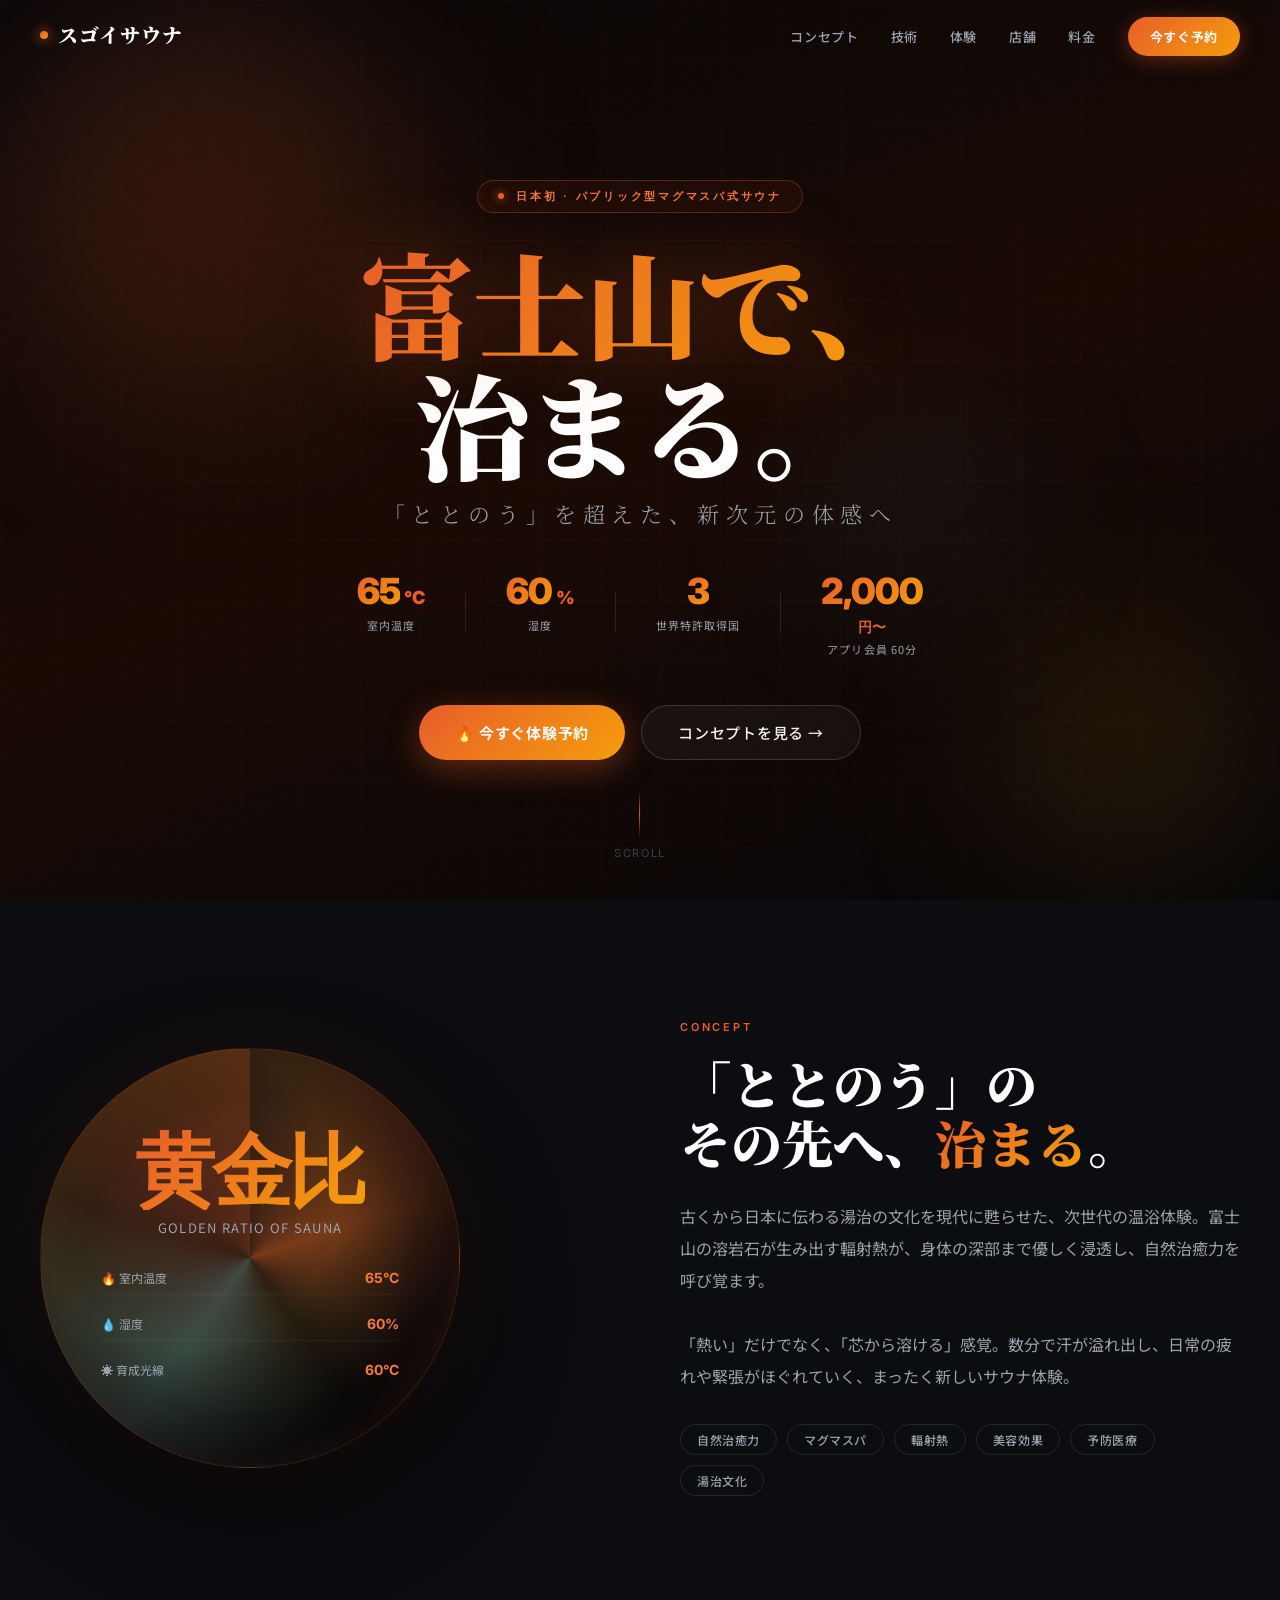
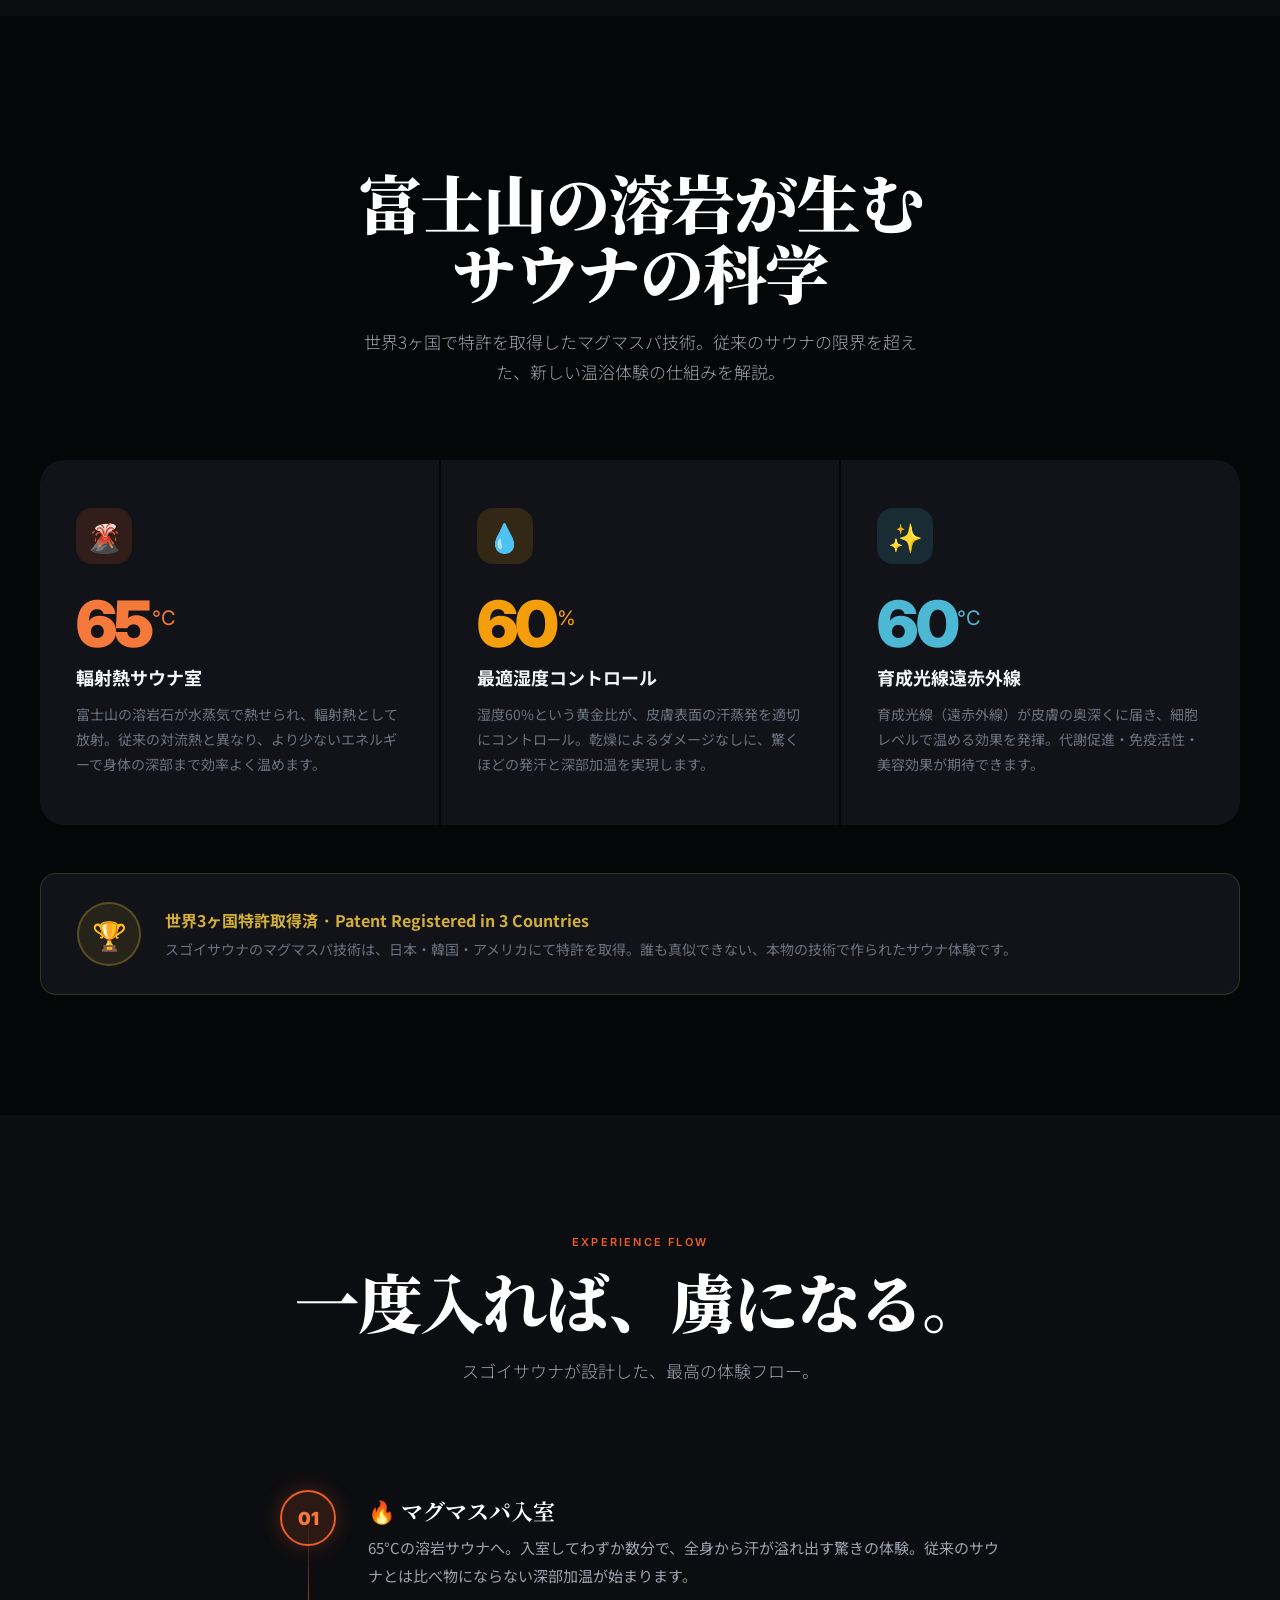
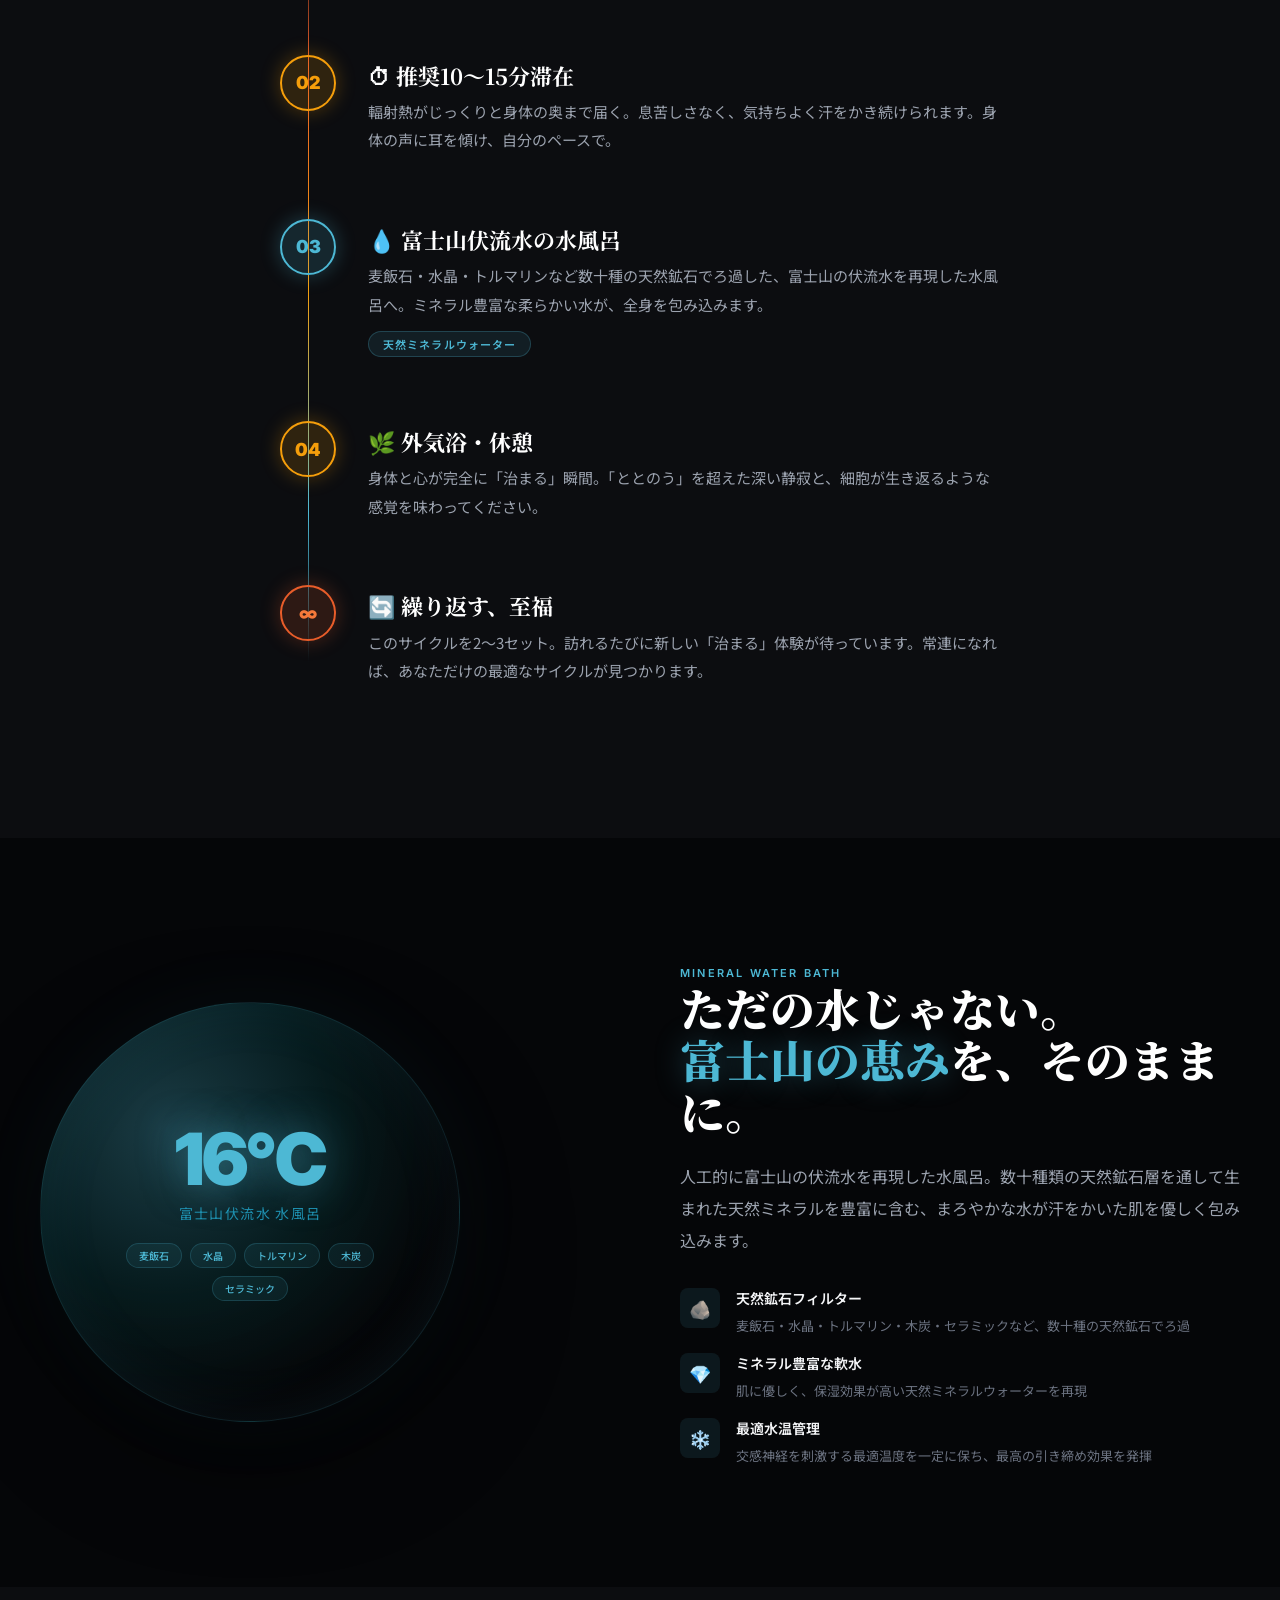
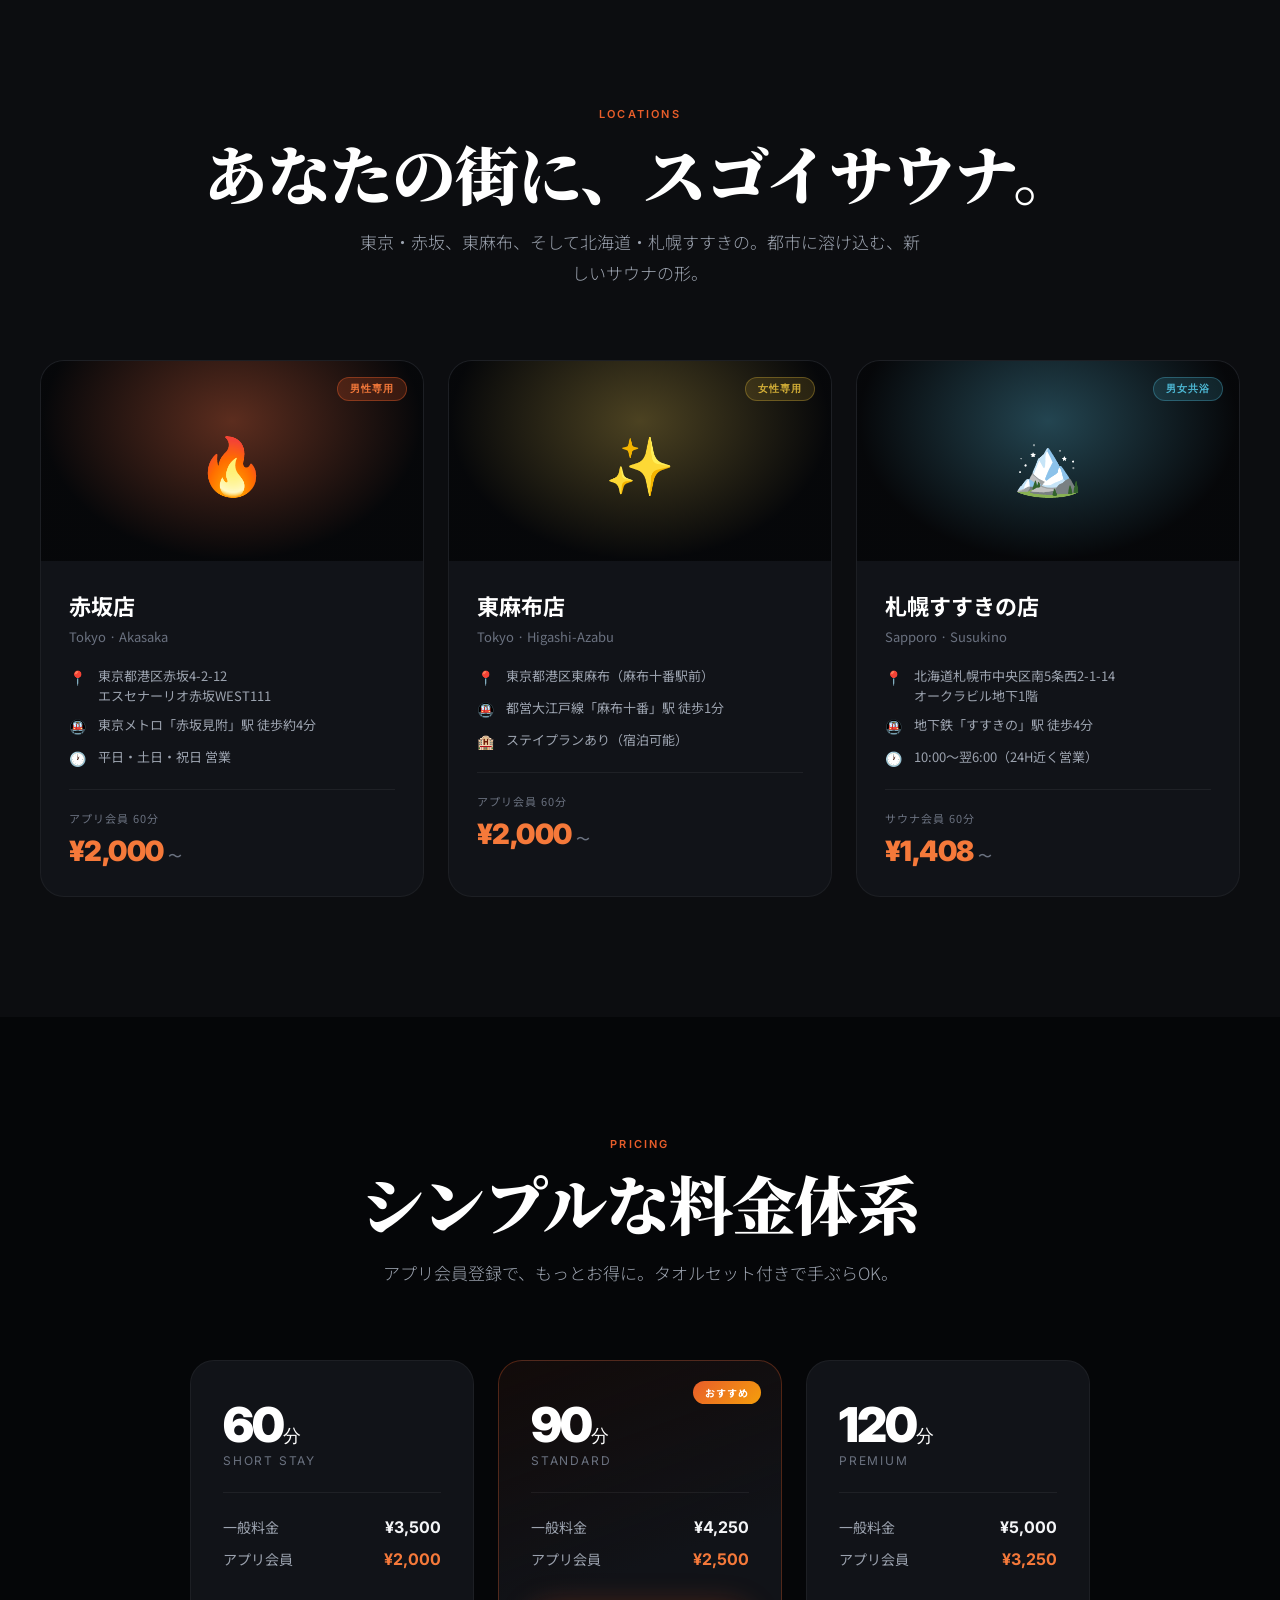
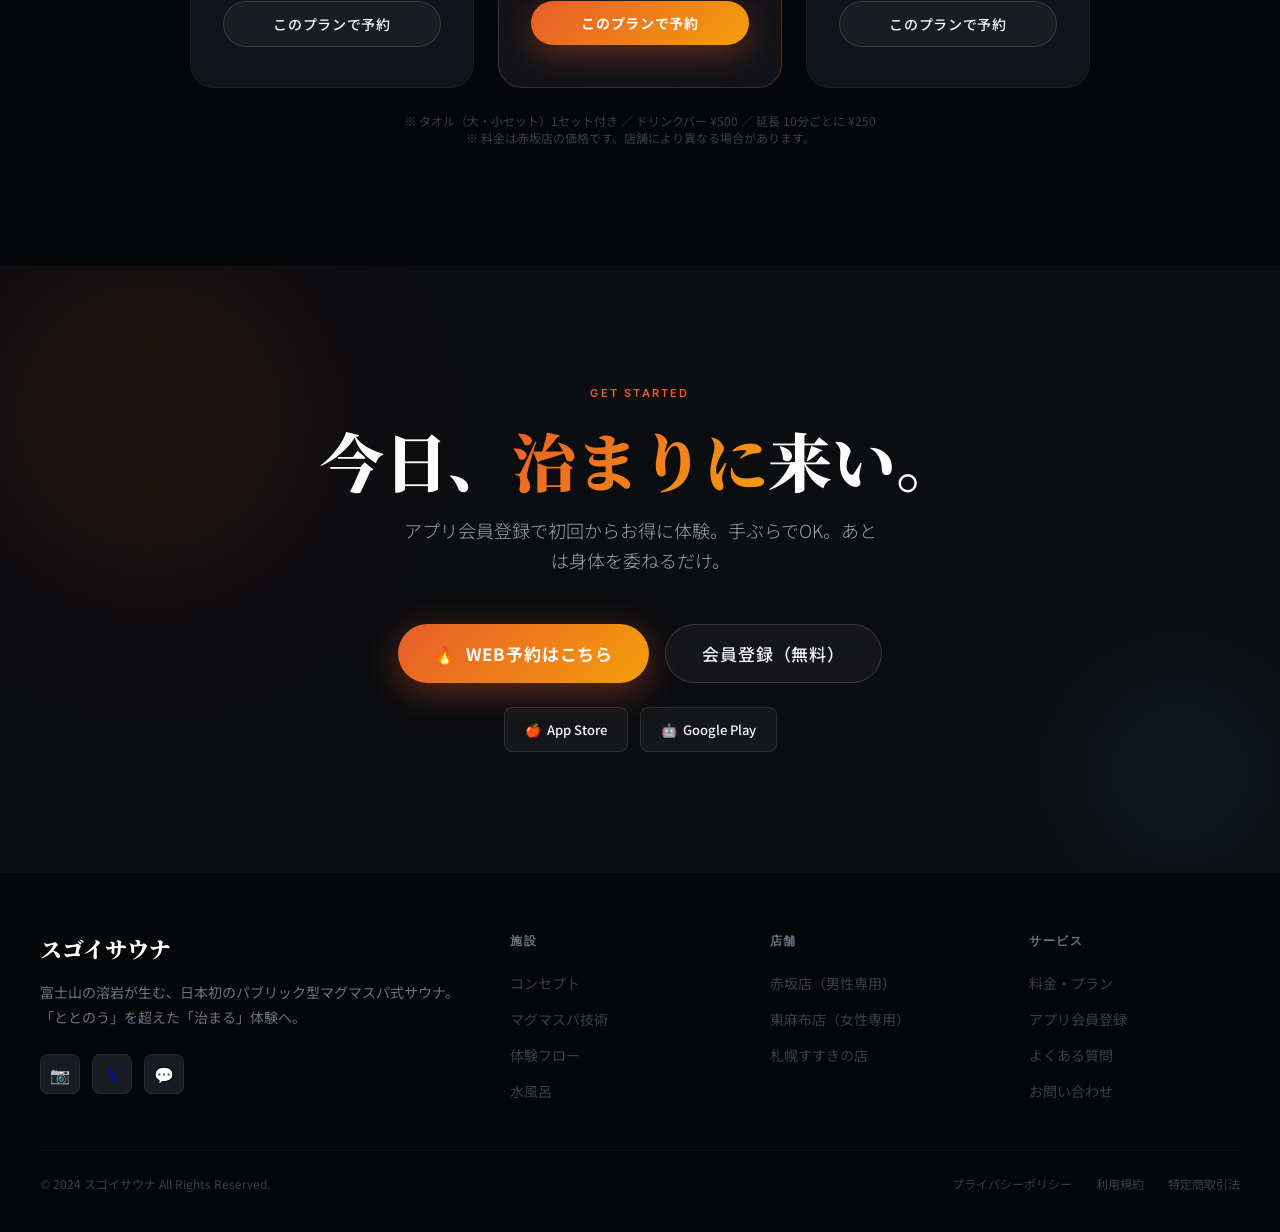
<file: index.html>
<!DOCTYPE html>
<html lang="ja">
<head>
  <meta charset="UTF-8">
  <meta name="viewport" content="width=device-width, initial-scale=1.0">
  <title>スゴイサウナ — 富士山で、治まる。</title>
  <meta name="description" content="日本初のパブリック型マグマスパ式サウナ。富士山の溶岩が生む黄金比65°C×60%×60°C。「ととのう」を超えた、本当の「治まる」体験へ。">
  <link rel="preconnect" href="https://fonts.googleapis.com">
  <link rel="preconnect" href="https://fonts.gstatic.com" crossorigin>
  <link href="https://fonts.googleapis.com/css2?family=Noto+Serif+JP:wght@300;400;700;900&family=Noto+Sans+JP:wght@300;400;500;700&family=Inter:wght@300;400;600;700;900&display=swap" rel="stylesheet">
  <style>
    /* ===================== RESET & BASE ===================== */
    *, *::before, *::after { box-sizing: border-box; margin: 0; padding: 0; }

    :root {
      --black:       #050608;
      --dark:        #0c0d10;
      --dark2:       #111318;
      --dark3:       #181b22;
      --coal:        #252830;
      --ash:         #3a3e4a;
      --mist:        #6b7280;
      --fog:         #9ca3af;
      --white:       #f4f5f7;
      --pure:        #ffffff;

      --lava:        #e85d2a;
      --lava-light:  #f5793a;
      --ember:       #c4421a;
      --amber:       #f59e0b;
      --gold:        #d4af37;
      --gold-light:  #f0d060;

      --ice:         #a8d8ea;
      --aqua:        #4db8d4;
      --aqua-deep:   #1e90b0;
      --teal:        #0f7173;

      --grad-fire:   linear-gradient(135deg, #e85d2a 0%, #f59e0b 100%);
      --grad-ice:    linear-gradient(135deg, #0f7173 0%, #4db8d4 100%);
      --grad-dark:   linear-gradient(180deg, #050608 0%, #0c0d10 100%);
      --grad-hero:   linear-gradient(160deg, #050608 0%, #1a0a04 50%, #050608 100%);

      --radius-sm:   8px;
      --radius-md:   16px;
      --radius-lg:   24px;
      --radius-xl:   40px;

      --ease-out:    cubic-bezier(0.16, 1, 0.3, 1);
      --ease-in-out: cubic-bezier(0.76, 0, 0.24, 1);
    }

    html { scroll-behavior: smooth; }

    body {
      font-family: 'Noto Sans JP', 'Inter', sans-serif;
      background: var(--black);
      color: var(--white);
      overflow-x: hidden;
      -webkit-font-smoothing: antialiased;
    }

    body::before {
      content: '';
      position: fixed; inset: 0;
      background-image: url("data:image/svg+xml,%3Csvg viewBox='0 0 256 256' xmlns='http://www.w3.org/2000/svg'%3E%3Cfilter id='noise'%3E%3CfeTurbulence type='fractalNoise' baseFrequency='0.9' numOctaves='4' stitchTiles='stitch'/%3E%3C/filter%3E%3Crect width='100%25' height='100%25' filter='url(%23noise)' opacity='0.04'/%3E%3C/svg%3E");
      pointer-events: none; z-index: 1000; opacity: 0.35;
    }

    .serif { font-family: 'Noto Serif JP', serif; }
    .en    { font-family: 'Inter', sans-serif; }
    h1, h2, h3 { font-family: 'Noto Serif JP', serif; line-height: 1.15; }

    .label {
      font-size: 11px; font-weight: 600;
      letter-spacing: 0.2em; text-transform: uppercase;
      color: var(--lava); font-family: 'Inter', sans-serif;
    }
    .label-ice { color: var(--aqua); }

    nav {
      position: fixed; top: 0; left: 0; right: 0;
      z-index: 900;
      display: flex; align-items: center; justify-content: space-between;
      padding: 20px 40px;
      transition: background 0.4s var(--ease-out), backdrop-filter 0.4s;
    }
    nav.scrolled {
      background: rgba(5,6,8,0.85);
      backdrop-filter: blur(20px) saturate(1.5);
      border-bottom: 1px solid rgba(255,255,255,0.05);
    }
    .nav-logo {
      font-family: 'Noto Serif JP', serif;
      font-size: 20px; font-weight: 900; letter-spacing: 0.05em;
      color: var(--pure); text-decoration: none;
      display: flex; align-items: center; gap: 10px;
    }
    .nav-logo span {
      display: inline-block; width: 8px; height: 8px;
      border-radius: 50%; background: var(--grad-fire);
      box-shadow: 0 0 12px var(--lava);
      animation: pulse 2s ease-in-out infinite;
    }
    @keyframes pulse {
      0%, 100% { transform: scale(1); box-shadow: 0 0 12px var(--lava); }
      50% { transform: scale(1.3); box-shadow: 0 0 24px var(--lava), 0 0 40px rgba(232,93,42,0.4); }
    }
    .nav-links { display: flex; gap: 32px; list-style: none; }
    .nav-links a {
      font-size: 13px; font-weight: 500; color: var(--fog);
      text-decoration: none; letter-spacing: 0.05em; transition: color 0.25s;
    }
    .nav-links a:hover { color: var(--pure); }
    .nav-cta {
      background: var(--grad-fire); color: var(--pure) !important;
      padding: 10px 22px; border-radius: 100px;
      font-weight: 700 !important; letter-spacing: 0.05em;
      box-shadow: 0 4px 20px rgba(232,93,42,0.35);
      transition: transform 0.2s, box-shadow 0.2s !important;
    }
    .nav-cta:hover { transform: translateY(-2px); box-shadow: 0 8px 30px rgba(232,93,42,0.5) !important; }
    .nav-hamburger { display: none; flex-direction: column; gap: 5px; cursor: pointer; padding: 4px; }
    .nav-hamburger span { display: block; width: 24px; height: 2px; background: var(--white); border-radius: 2px; transition: 0.3s; }

    #hero {
      min-height: 100svh;
      display: flex; flex-direction: column; justify-content: center; align-items: center;
      position: relative; overflow: hidden;
      padding: 120px 24px 80px; text-align: center;
    }
    .hero-bg { position: absolute; inset: 0; background: var(--grad-hero); }
    .hero-orb { position: absolute; border-radius: 50%; filter: blur(80px); animation: drift 12s ease-in-out infinite; }
    .hero-orb-1 { width: 600px; height: 600px; background: radial-gradient(circle, rgba(232,93,42,0.25) 0%, transparent 70%); top: -100px; left: -100px; }
    .hero-orb-2 { width: 400px; height: 400px; background: radial-gradient(circle, rgba(245,158,11,0.15) 0%, transparent 70%); bottom: -50px; right: -50px; animation-delay: -5s; }
    .hero-orb-3 { width: 300px; height: 300px; background: radial-gradient(circle, rgba(77,184,212,0.1) 0%, transparent 70%); top: 40%; left: 60%; animation-delay: -8s; }
    @keyframes drift {
      0%, 100% { transform: translate(0, 0) scale(1); }
      33% { transform: translate(40px, -30px) scale(1.05); }
      66% { transform: translate(-20px, 20px) scale(0.95); }
    }
    .hero-grid {
      position: absolute; inset: 0;
      background-image: linear-gradient(rgba(232,93,42,0.04) 1px, transparent 1px), linear-gradient(90deg, rgba(232,93,42,0.04) 1px, transparent 1px);
      background-size: 60px 60px;
      mask-image: radial-gradient(ellipse 80% 80% at 50% 50%, black 30%, transparent 100%);
    }
    .hero-content { position: relative; z-index: 2; max-width: 900px; }
    .hero-eyebrow {
      display: inline-flex; align-items: center; gap: 12px;
      font-size: 11px; font-weight: 600; letter-spacing: 0.25em; text-transform: uppercase;
      color: var(--lava-light); font-family: 'Inter', sans-serif;
      margin-bottom: 28px; padding: 8px 20px;
      border: 1px solid rgba(232,93,42,0.3); border-radius: 100px;
      background: rgba(232,93,42,0.06); backdrop-filter: blur(10px);
    }
    .hero-eyebrow::before {
      content: ''; width: 6px; height: 6px; border-radius: 50%;
      background: var(--lava); box-shadow: 0 0 8px var(--lava);
      animation: pulse 2s ease-in-out infinite;
    }
    h1.hero-title {
      font-size: clamp(52px, 9vw, 120px); font-weight: 900;
      line-height: 1.05; letter-spacing: -0.02em;
      margin-bottom: 16px; color: var(--pure);
    }
    .hero-title .fire-text {
      background: var(--grad-fire); -webkit-background-clip: text;
      -webkit-text-fill-color: transparent; background-clip: text;
      display: block; filter: drop-shadow(0 0 40px rgba(232,93,42,0.4));
    }
    .hero-kanji {
      font-size: clamp(14px, 2.5vw, 22px); color: var(--fog);
      font-family: 'Noto Serif JP', serif; font-weight: 300;
      letter-spacing: 0.3em; margin-bottom: 40px;
    }
    .hero-stats { display: flex; justify-content: center; gap: 40px; margin-bottom: 48px; flex-wrap: wrap; }
    .hero-stat { text-align: center; }
    .hero-stat-num {
      font-family: 'Inter', sans-serif; font-size: 36px; font-weight: 900;
      letter-spacing: -0.03em; background: var(--grad-fire);
      -webkit-background-clip: text; -webkit-text-fill-color: transparent;
      background-clip: text; display: block;
    }
    .hero-stat-label { font-size: 11px; color: var(--fog); letter-spacing: 0.1em; margin-top: 4px; }
    .hero-divider { width: 1px; background: rgba(255,255,255,0.1); height: 40px; align-self: center; }
    .hero-actions { display: flex; gap: 16px; justify-content: center; flex-wrap: wrap; }

    .btn-primary {
      display: inline-flex; align-items: center; gap: 10px;
      padding: 16px 36px; background: var(--grad-fire); color: var(--pure);
      font-weight: 700; font-size: 15px; letter-spacing: 0.05em;
      border-radius: 100px; text-decoration: none; border: none; cursor: pointer;
      box-shadow: 0 8px 32px rgba(232,93,42,0.4), 0 2px 8px rgba(0,0,0,0.3);
      transition: transform 0.25s var(--ease-out), box-shadow 0.25s var(--ease-out);
      position: relative; overflow: hidden;
    }
    .btn-primary::before { content: ''; position: absolute; inset: 0; background: linear-gradient(135deg, rgba(255,255,255,0.15) 0%, transparent 50%); opacity: 0; transition: opacity 0.3s; }
    .btn-primary:hover { transform: translateY(-3px); box-shadow: 0 16px 48px rgba(232,93,42,0.55), 0 4px 16px rgba(0,0,0,0.4); }
    .btn-primary:hover::before { opacity: 1; }
    .btn-secondary {
      display: inline-flex; align-items: center; gap: 10px;
      padding: 16px 36px; color: var(--white); font-weight: 500; font-size: 15px;
      letter-spacing: 0.05em; border-radius: 100px; text-decoration: none;
      border: 1px solid rgba(255,255,255,0.15); background: rgba(255,255,255,0.04);
      backdrop-filter: blur(10px); transition: border-color 0.25s, background 0.25s, transform 0.25s;
    }
    .btn-secondary:hover { border-color: rgba(255,255,255,0.3); background: rgba(255,255,255,0.08); transform: translateY(-2px); }

    .hero-scroll {
      position: absolute; bottom: 40px; left: 50%; transform: translateX(-50%);
      display: flex; flex-direction: column; align-items: center; gap: 8px;
      color: var(--ash); font-size: 11px; letter-spacing: 0.15em;
      text-transform: uppercase; font-family: 'Inter', sans-serif;
      animation: float 3s ease-in-out infinite;
    }
    .hero-scroll-line {
      width: 1px; height: 48px;
      background: linear-gradient(180deg, transparent, var(--lava), transparent);
      animation: scrollLine 2s ease-in-out infinite;
    }
    @keyframes scrollLine {
      0% { transform: scaleY(0); transform-origin: top; opacity: 0; }
      50% { transform: scaleY(1); transform-origin: top; opacity: 1; }
      100% { transform: scaleY(0); transform-origin: bottom; opacity: 0; }
    }
    @keyframes float {
      0%, 100% { transform: translateX(-50%) translateY(0); }
      50% { transform: translateX(-50%) translateY(-8px); }
    }

    section { position: relative; padding: 120px 24px; }
    .container { max-width: 1200px; margin: 0 auto; }
    .section-header { text-align: center; margin-bottom: 72px; }
    .section-header .label { margin-bottom: 16px; display: block; }
    .section-title { font-size: clamp(36px, 5vw, 64px); font-weight: 900; letter-spacing: -0.02em; line-height: 1.1; color: var(--pure); }
    .section-sub { font-size: 17px; color: var(--fog); margin-top: 20px; font-weight: 300; line-height: 1.8; max-width: 560px; margin-left: auto; margin-right: auto; }

    #concept { background: var(--dark); overflow: hidden; }
    .concept-inner { display: grid; grid-template-columns: 1fr 1fr; gap: 80px; align-items: center; }
    .concept-circle {
      width: 420px; height: 420px; border-radius: 50%;
      background: radial-gradient(circle at 35% 35%, rgba(232,93,42,0.25) 0%, rgba(245,158,11,0.12) 40%, rgba(5,6,8,0.8) 70%);
      border: 1px solid rgba(232,93,42,0.2);
      display: flex; flex-direction: column; justify-content: center; align-items: center;
      text-align: center; padding: 60px; position: relative;
      box-shadow: inset 0 0 60px rgba(232,93,42,0.1), 0 0 80px rgba(232,93,42,0.08), 0 40px 100px rgba(0,0,0,0.6);
    }
    .concept-circle::before {
      content: ''; position: absolute; inset: -1px; border-radius: 50%;
      background: conic-gradient(from 0deg, transparent 0%, rgba(232,93,42,0.4) 20%, transparent 40%, rgba(77,184,212,0.3) 60%, transparent 80%, rgba(232,93,42,0.2) 100%);
      z-index: -1; animation: rotateBorder 8s linear infinite;
    }
    @keyframes rotateBorder { to { transform: rotate(360deg); } }
    .concept-num {
      font-family: 'Inter', sans-serif; font-size: 80px; font-weight: 900;
      letter-spacing: -0.04em; background: var(--grad-fire);
      -webkit-background-clip: text; -webkit-text-fill-color: transparent;
      background-clip: text; line-height: 1;
    }
    .concept-num-label { font-size: 13px; color: var(--fog); letter-spacing: 0.1em; margin-top: 8px; }
    .concept-ratio-items { display: flex; flex-direction: column; gap: 12px; margin-top: 24px; width: 100%; }
    .ratio-item { display: flex; justify-content: space-between; align-items: center; padding: 8px 0; border-bottom: 1px solid rgba(255,255,255,0.05); }
    .ratio-item:last-child { border-bottom: none; }
    .ratio-label { font-size: 12px; color: var(--fog); }
    .ratio-value { font-family: 'Inter', sans-serif; font-weight: 700; font-size: 14px; color: var(--lava-light); }
    .concept-eyebrow { font-size: 11px; font-weight: 600; letter-spacing: 0.25em; text-transform: uppercase; color: var(--lava); font-family: 'Inter', sans-serif; margin-bottom: 20px; display: block; }
    .concept-heading { font-size: clamp(32px, 4vw, 52px); font-weight: 900; line-height: 1.15; color: var(--pure); margin-bottom: 28px; }
    .concept-heading em { font-style: normal; background: var(--grad-fire); -webkit-background-clip: text; -webkit-text-fill-color: transparent; background-clip: text; }
    .concept-body { font-size: 16px; line-height: 2; color: var(--fog); margin-bottom: 32px; }
    .concept-tags { display: flex; flex-wrap: wrap; gap: 10px; }
    .tag { font-size: 12px; padding: 6px 16px; border-radius: 100px; border: 1px solid rgba(255,255,255,0.1); color: var(--fog); font-weight: 500; letter-spacing: 0.05em; transition: border-color 0.25s, color 0.25s; }
    .tag:hover { border-color: var(--lava); color: var(--lava-light); }

    #science { background: var(--black); overflow: hidden; }
    .science-grid { display: grid; grid-template-columns: repeat(3, 1fr); gap: 2px; border-radius: var(--radius-lg); overflow: hidden; margin-top: 64px; }
    .science-card { background: var(--dark2); padding: 48px 36px; position: relative; overflow: hidden; transition: transform 0.4s var(--ease-out); }
    .science-card::before { content: ''; position: absolute; inset: 0; opacity: 0; transition: opacity 0.4s; }
    .science-card-fire::before { background: radial-gradient(ellipse at top left, rgba(232,93,42,0.12) 0%, transparent 70%); }
    .science-card-temp::before { background: radial-gradient(ellipse at top, rgba(245,158,11,0.1) 0%, transparent 70%); }
    .science-card-ice::before { background: radial-gradient(ellipse at top right, rgba(77,184,212,0.12) 0%, transparent 70%); }
    .science-card:hover { transform: translateY(-4px); }
    .science-card:hover::before { opacity: 1; }
    .science-icon { width: 56px; height: 56px; border-radius: var(--radius-md); display: flex; align-items: center; justify-content: center; font-size: 28px; margin-bottom: 28px; }
    .icon-fire { background: rgba(232,93,42,0.15); }
    .icon-temp { background: rgba(245,158,11,0.15); }
    .icon-ice  { background: rgba(77,184,212,0.15); }
    .science-value { font-family: 'Inter', sans-serif; font-size: 64px; font-weight: 900; letter-spacing: -0.04em; line-height: 1; margin-bottom: 8px; }
    .val-fire { color: var(--lava-light); }
    .val-temp { color: var(--amber); }
    .val-ice  { color: var(--aqua); }
    .science-unit { font-size: 20px; font-weight: 400; vertical-align: super; letter-spacing: 0; }
    .science-title { font-size: 18px; font-weight: 700; color: var(--white); margin-bottom: 12px; font-family: 'Noto Sans JP', sans-serif; }
    .science-desc { font-size: 14px; line-height: 1.8; color: var(--mist); }
    .science-patent { margin-top: 48px; padding: 28px 36px; background: var(--dark2); border-radius: var(--radius-md); border: 1px solid rgba(212,175,55,0.2); display: flex; align-items: center; gap: 24px; }
    .patent-badge { flex-shrink: 0; width: 64px; height: 64px; border-radius: 50%; background: rgba(212,175,55,0.1); border: 2px solid rgba(212,175,55,0.3); display: flex; align-items: center; justify-content: center; font-size: 28px; }
    .patent-text strong { display: block; font-size: 16px; font-weight: 700; color: var(--gold); margin-bottom: 6px; }
    .patent-text p { font-size: 14px; color: var(--mist); line-height: 1.6; }

    #experience { background: var(--dark); }
    .experience-flow { display: flex; flex-direction: column; gap: 0; max-width: 720px; margin: 0 auto; position: relative; }
    .experience-flow::before { content: ''; position: absolute; left: 28px; top: 56px; bottom: 56px; width: 1px; background: linear-gradient(180deg, transparent 0%, var(--lava) 20%, var(--amber) 50%, var(--aqua) 80%, transparent 100%); }
    .exp-step { display: flex; gap: 32px; align-items: flex-start; padding: 32px 0; position: relative; }
    .exp-step-num { flex-shrink: 0; width: 56px; height: 56px; border-radius: 50%; display: flex; align-items: center; justify-content: center; font-family: 'Inter', sans-serif; font-weight: 900; font-size: 18px; position: relative; z-index: 1; }
    .step-fire { background: rgba(232,93,42,0.15); border: 2px solid var(--lava); color: var(--lava-light); box-shadow: 0 0 20px rgba(232,93,42,0.3); }
    .step-amber { background: rgba(245,158,11,0.15); border: 2px solid var(--amber); color: var(--amber); box-shadow: 0 0 20px rgba(245,158,11,0.3); }
    .step-ice { background: rgba(77,184,212,0.15); border: 2px solid var(--aqua); color: var(--aqua); box-shadow: 0 0 20px rgba(77,184,212,0.3); }
    .exp-step-content { padding-top: 8px; }
    .exp-step-title { font-size: 22px; font-weight: 700; color: var(--pure); margin-bottom: 10px; }
    .exp-step-desc { font-size: 15px; line-height: 1.9; color: var(--fog); }
    .exp-badge { display: inline-block; margin-top: 12px; font-size: 11px; font-weight: 600; letter-spacing: 0.1em; padding: 4px 14px; border-radius: 100px; background: rgba(77,184,212,0.1); color: var(--aqua); border: 1px solid rgba(77,184,212,0.25); }

    #water { background: var(--black); overflow: hidden; }
    .water-inner { display: grid; grid-template-columns: 1fr 1fr; gap: 80px; align-items: center; }
    .water-text { order: 2; }
    .water-visual { order: 1; }
    .water-bubble {
      width: 100%; max-width: 420px; aspect-ratio: 1; border-radius: 50%;
      background: radial-gradient(circle at 30% 30%, rgba(77,184,212,0.3) 0%, rgba(15,113,115,0.2) 40%, rgba(5,6,8,0.9) 70%);
      border: 1px solid rgba(77,184,212,0.15);
      display: flex; flex-direction: column; align-items: center; justify-content: center;
      text-align: center; padding: 60px; position: relative;
      box-shadow: inset 0 0 60px rgba(77,184,212,0.08), 0 0 80px rgba(77,184,212,0.05), 0 40px 100px rgba(0,0,0,0.5);
      animation: waterPulse 6s ease-in-out infinite;
    }
    @keyframes waterPulse {
      0%, 100% { transform: scale(1); }
      50% { transform: scale(1.02); }
    }
    .water-temp { font-family: 'Inter', sans-serif; font-size: 72px; font-weight: 900; letter-spacing: -0.04em; color: var(--aqua); line-height: 1; text-shadow: 0 0 40px rgba(77,184,212,0.5); }
    .water-temp-label { font-size: 14px; color: var(--aqua-deep); letter-spacing: 0.1em; margin-top: 8px; }
    .water-minerals { display: flex; flex-wrap: wrap; gap: 8px; justify-content: center; margin-top: 20px; }
    .mineral-tag { font-size: 10px; padding: 4px 12px; border-radius: 100px; background: rgba(77,184,212,0.08); border: 1px solid rgba(77,184,212,0.2); color: var(--aqua); font-weight: 500; }
    .water-heading { font-size: clamp(28px, 3.5vw, 48px); font-weight: 900; line-height: 1.15; color: var(--pure); margin-bottom: 24px; }
    .water-heading em { font-style: normal; color: var(--aqua); text-shadow: 0 0 30px rgba(77,184,212,0.4); }
    .water-body { font-size: 16px; line-height: 2; color: var(--fog); margin-bottom: 32px; }
    .water-features { display: flex; flex-direction: column; gap: 16px; }
    .water-feature { display: flex; align-items: flex-start; gap: 16px; }
    .water-feature-icon { width: 40px; height: 40px; flex-shrink: 0; border-radius: var(--radius-sm); background: rgba(77,184,212,0.1); display: flex; align-items: center; justify-content: center; font-size: 18px; }
    .water-feature-text strong { display: block; font-size: 14px; font-weight: 600; color: var(--white); margin-bottom: 4px; }
    .water-feature-text span { font-size: 13px; color: var(--mist); line-height: 1.6; }

    #locations { background: var(--dark); }
    .locations-grid { display: grid; grid-template-columns: repeat(3, 1fr); gap: 24px; }
    .location-card { background: var(--dark2); border-radius: var(--radius-lg); overflow: hidden; border: 1px solid rgba(255,255,255,0.05); transition: transform 0.4s var(--ease-out), border-color 0.4s, box-shadow 0.4s; position: relative; }
    .location-card:hover { transform: translateY(-8px); border-color: rgba(232,93,42,0.25); box-shadow: 0 24px 64px rgba(0,0,0,0.4), 0 0 40px rgba(232,93,42,0.08); }
    .location-card-top { height: 200px; position: relative; overflow: hidden; display: flex; align-items: center; justify-content: center; }
    .location-bg-akasaka { background: radial-gradient(ellipse at 50% 30%, rgba(232,93,42,0.35) 0%, rgba(5,6,8,0.9) 70%); }
    .location-bg-azabu { background: radial-gradient(ellipse at 50% 30%, rgba(212,175,55,0.3) 0%, rgba(5,6,8,0.9) 70%); }
    .location-bg-sapporo { background: radial-gradient(ellipse at 50% 30%, rgba(77,184,212,0.3) 0%, rgba(5,6,8,0.9) 70%); }
    .location-emoji { font-size: 56px; }
    .location-badge { position: absolute; top: 16px; right: 16px; font-size: 10px; font-weight: 700; letter-spacing: 0.1em; text-transform: uppercase; padding: 4px 12px; border-radius: 100px; font-family: 'Inter', sans-serif; }
    .badge-men { background: rgba(232,93,42,0.2); border: 1px solid rgba(232,93,42,0.4); color: var(--lava-light); }
    .badge-women { background: rgba(212,175,55,0.15); border: 1px solid rgba(212,175,55,0.35); color: var(--gold); }
    .badge-mixed { background: rgba(77,184,212,0.15); border: 1px solid rgba(77,184,212,0.35); color: var(--aqua); }
    .location-body { padding: 28px; }
    .location-name { font-size: 22px; font-weight: 700; color: var(--pure); margin-bottom: 6px; }
    .location-sub { font-size: 13px; color: var(--mist); margin-bottom: 20px; }
    .location-info { display: flex; flex-direction: column; gap: 10px; }
    .location-info-item { display: flex; align-items: flex-start; gap: 12px; font-size: 13px; line-height: 1.5; }
    .location-info-item .info-icon { font-size: 14px; flex-shrink: 0; margin-top: 1px; }
    .location-info-item span { color: var(--fog); }
    .location-price { margin-top: 20px; padding-top: 20px; border-top: 1px solid rgba(255,255,255,0.06); }
    .price-label { font-size: 11px; color: var(--mist); letter-spacing: 0.1em; margin-bottom: 8px; }
    .price-value { font-family: 'Inter', sans-serif; font-size: 28px; font-weight: 900; color: var(--lava-light); letter-spacing: -0.02em; }
    .price-value span { font-size: 14px; font-weight: 400; color: var(--mist); margin-left: 4px; }

    #pricing { background: var(--black); }
    .pricing-grid { display: grid; grid-template-columns: repeat(3, 1fr); gap: 24px; max-width: 900px; margin: 0 auto; }
    .pricing-card { background: var(--dark2); border-radius: var(--radius-lg); padding: 40px 32px; border: 1px solid rgba(255,255,255,0.05); transition: transform 0.4s var(--ease-out), border-color 0.4s; position: relative; overflow: hidden; }
    .pricing-card.featured { border-color: rgba(232,93,42,0.3); background: linear-gradient(160deg, rgba(232,93,42,0.06) 0%, var(--dark2) 60%); }
    .pricing-card.featured::before { content: 'おすすめ'; position: absolute; top: 20px; right: 20px; font-size: 10px; font-weight: 700; letter-spacing: 0.1em; padding: 4px 12px; border-radius: 100px; background: var(--grad-fire); color: var(--pure); }
    .pricing-card:hover { transform: translateY(-6px); }
    .pricing-duration { font-family: 'Inter', sans-serif; font-size: 48px; font-weight: 900; letter-spacing: -0.04em; color: var(--pure); line-height: 1; margin-bottom: 4px; }
    .pricing-duration-unit { font-size: 18px; font-weight: 400; }
    .pricing-plan-name { font-size: 12px; color: var(--mist); letter-spacing: 0.15em; text-transform: uppercase; font-family: 'Inter', sans-serif; margin-bottom: 24px; }
    .pricing-divider { width: 100%; height: 1px; background: rgba(255,255,255,0.06); margin-bottom: 24px; }
    .pricing-items { display: flex; flex-direction: column; gap: 12px; margin-bottom: 32px; }
    .pricing-item { display: flex; justify-content: space-between; align-items: center; font-size: 14px; }
    .pricing-item-label { color: var(--fog); }
    .pricing-item-price { font-family: 'Inter', sans-serif; font-weight: 700; font-size: 16px; }
    .price-general { color: var(--white); }
    .price-member { color: var(--lava-light); }
    .pricing-note { font-size: 12px; color: var(--ash); text-align: center; margin-top: 24px; }

    #cta { background: var(--dark); text-align: center; position: relative; overflow: hidden; }
    .cta-orbs { position: absolute; inset: 0; pointer-events: none; }
    .cta-orb-1 { position: absolute; width: 500px; height: 500px; border-radius: 50%; background: radial-gradient(circle, rgba(232,93,42,0.12) 0%, transparent 70%); top: -100px; left: -100px; filter: blur(60px); }
    .cta-orb-2 { position: absolute; width: 400px; height: 400px; border-radius: 50%; background: radial-gradient(circle, rgba(77,184,212,0.08) 0%, transparent 70%); bottom: -100px; right: -100px; filter: blur(60px); }
    .cta-content { position: relative; z-index: 2; }
    .cta-title { font-size: clamp(36px, 5vw, 72px); font-weight: 900; line-height: 1.1; color: var(--pure); margin-bottom: 20px; }
    .cta-title .fire { background: var(--grad-fire); -webkit-background-clip: text; -webkit-text-fill-color: transparent; background-clip: text; }
    .cta-sub { font-size: 18px; color: var(--fog); font-weight: 300; line-height: 1.7; max-width: 480px; margin: 0 auto 48px; }
    .cta-actions { display: flex; gap: 16px; justify-content: center; flex-wrap: wrap; }
    .cta-app-badges { display: flex; gap: 12px; justify-content: center; margin-top: 24px; flex-wrap: wrap; }
    .app-badge { display: inline-flex; align-items: center; gap: 10px; padding: 12px 20px; border-radius: var(--radius-sm); background: rgba(255,255,255,0.04); border: 1px solid rgba(255,255,255,0.1); color: var(--white); text-decoration: none; font-size: 13px; font-weight: 500; transition: background 0.25s, border-color 0.25s; }
    .app-badge:hover { background: rgba(255,255,255,0.08); border-color: rgba(255,255,255,0.2); }

    footer { background: var(--black); padding: 60px 24px 40px; border-top: 1px solid rgba(255,255,255,0.04); }
    .footer-inner { max-width: 1200px; margin: 0 auto; display: grid; grid-template-columns: 2fr 1fr 1fr 1fr; gap: 48px; margin-bottom: 48px; }
    .footer-logo { font-family: 'Noto Serif JP', serif; font-size: 22px; font-weight: 900; color: var(--pure); margin-bottom: 16px; display: block; }
    .footer-tagline { font-size: 14px; color: var(--mist); line-height: 1.8; margin-bottom: 24px; }
    .footer-socials { display: flex; gap: 12px; }
    .social-btn { width: 40px; height: 40px; border-radius: var(--radius-sm); background: var(--dark3); border: 1px solid rgba(255,255,255,0.06); display: flex; align-items: center; justify-content: center; font-size: 16px; text-decoration: none; transition: background 0.25s, border-color 0.25s, transform 0.25s; }
    .social-btn:hover { background: rgba(232,93,42,0.1); border-color: rgba(232,93,42,0.3); transform: translateY(-2px); }
    .footer-col-title { font-size: 12px; font-weight: 700; letter-spacing: 0.15em; text-transform: uppercase; color: var(--mist); font-family: 'Inter', sans-serif; margin-bottom: 20px; }
    .footer-links { display: flex; flex-direction: column; gap: 12px; list-style: none; }
    .footer-links a { font-size: 14px; color: var(--ash); text-decoration: none; transition: color 0.25s; }
    .footer-links a:hover { color: var(--white); }
    .footer-bottom { max-width: 1200px; margin: 0 auto; display: flex; justify-content: space-between; align-items: center; padding-top: 24px; border-top: 1px solid rgba(255,255,255,0.04); flex-wrap: wrap; gap: 12px; }
    .footer-copy { font-size: 12px; color: var(--ash); }
    .footer-bottom-links { display: flex; gap: 24px; }
    .footer-bottom-links a { font-size: 12px; color: var(--ash); text-decoration: none; transition: color 0.25s; }
    .footer-bottom-links a:hover { color: var(--fog); }

    .reveal { opacity: 0; transform: translateY(32px); transition: opacity 0.7s var(--ease-out), transform 0.7s var(--ease-out); }
    .reveal.visible { opacity: 1; transform: translateY(0); }
    .reveal-delay-1 { transition-delay: 0.1s; }
    .reveal-delay-2 { transition-delay: 0.2s; }
    .reveal-delay-3 { transition-delay: 0.3s; }
    .reveal-delay-4 { transition-delay: 0.4s; }
    .reveal-delay-5 { transition-delay: 0.5s; }
    .count-up { display: inline-block; }

    @media (max-width: 1024px) {
      .concept-inner, .water-inner { grid-template-columns: 1fr; gap: 48px; }
      .concept-circle { width: 320px; height: 320px; margin: 0 auto; }
      .water-visual { order: 1; display: flex; justify-content: center; }
      .water-text { order: 2; }
      .science-grid { grid-template-columns: 1fr; }
      .locations-grid { grid-template-columns: repeat(2, 1fr); }
      .footer-inner { grid-template-columns: 1fr 1fr; }
    }
    @media (max-width: 768px) {
      nav { padding: 16px 20px; }
      .nav-links { display: none; }
      .nav-hamburger { display: flex; }
      section { padding: 80px 20px; }
      .hero-stats { gap: 24px; }
      .hero-divider { display: none; }
      .locations-grid { grid-template-columns: 1fr; }
      .pricing-grid { grid-template-columns: 1fr; }
      .footer-inner { grid-template-columns: 1fr; gap: 32px; }
      .footer-bottom { flex-direction: column; align-items: flex-start; }
    }

    ::-webkit-scrollbar { width: 6px; }
    ::-webkit-scrollbar-track { background: var(--black); }
    ::-webkit-scrollbar-thumb { background: var(--ash); border-radius: 3px; }
    ::-webkit-scrollbar-thumb:hover { background: var(--lava); }
    ::selection { background: rgba(232,93,42,0.3); color: var(--pure); }
  </style>
</head>
<body>

  <nav id="navbar">
    <a href="#" class="nav-logo"><span></span>スゴイサウナ</a>
    <ul class="nav-links">
      <li><a href="#concept">コンセプト</a></li>
      <li><a href="#science">技術</a></li>
      <li><a href="#experience">体験</a></li>
      <li><a href="#locations">店舗</a></li>
      <li><a href="#pricing">料金</a></li>
      <li><a href="#cta" class="nav-cta">今すぐ予約</a></li>
    </ul>
    <div class="nav-hamburger" id="hamburger"><span></span><span></span><span></span></div>
  </nav>

  <section id="hero">
    <div class="hero-bg"></div>
    <div class="hero-orb hero-orb-1"></div>
    <div class="hero-orb hero-orb-2"></div>
    <div class="hero-orb hero-orb-3"></div>
    <div class="hero-grid"></div>
    <div class="hero-content">
      <div class="hero-eyebrow">日本初 · パブリック型マグマスパ式サウナ</div>
      <h1 class="hero-title"><span class="fire-text">富士山で、</span>治まる。</h1>
      <p class="hero-kanji">「ととのう」を超えた、新次元の体感へ</p>
      <div class="hero-stats">
        <div class="hero-stat">
          <span class="hero-stat-num count-up" data-target="65">0</span>
          <span style="color:var(--lava);font-family:'Inter';font-size:18px;font-weight:900;">°C</span>
          <div class="hero-stat-label">室内温度</div>
        </div>
        <div class="hero-divider"></div>
        <div class="hero-stat">
          <span class="hero-stat-num count-up" data-target="60">0</span>
          <span style="color:var(--lava);font-family:'Inter';font-size:18px;font-weight:900;">%</span>
          <div class="hero-stat-label">湿度</div>
        </div>
        <div class="hero-divider"></div>
        <div class="hero-stat">
          <span class="hero-stat-num count-up" data-target="3">0</span>
          <div class="hero-stat-label">世界特許取得国</div>
        </div>
        <div class="hero-divider"></div>
        <div class="hero-stat">
          <span class="hero-stat-num" style="font-family:'Inter';font-size:36px;font-weight:900;background:var(--grad-fire);-webkit-background-clip:text;-webkit-text-fill-color:transparent;background-clip:text;">2,000</span>
          <span style="color:var(--lava);font-family:'Inter';font-size:14px;font-weight:700;">円〜</span>
          <div class="hero-stat-label">アプリ会員 60分</div>
        </div>
      </div>
      <div class="hero-actions">
        <a href="#cta" class="btn-primary">🔥 今すぐ体験予約</a>
        <a href="#concept" class="btn-secondary">コンセプトを見る →</a>
      </div>
    </div>
    <div class="hero-scroll"><div class="hero-scroll-line"></div>scroll</div>
  </section>

  <section id="concept">
    <div class="container">
      <div class="concept-inner">
        <div class="concept-visual reveal">
          <div class="concept-circle">
            <div class="concept-num">黄金比</div>
            <div class="concept-num-label">GOLDEN RATIO OF SAUNA</div>
            <div class="concept-ratio-items">
              <div class="ratio-item"><span class="ratio-label">🔥 室内温度</span><span class="ratio-value">65°C</span></div>
              <div class="ratio-item"><span class="ratio-label">💧 湿度</span><span class="ratio-value">60%</span></div>
              <div class="ratio-item"><span class="ratio-label">☀️ 育成光線</span><span class="ratio-value">60°C</span></div>
            </div>
          </div>
        </div>
        <div class="concept-text">
          <span class="concept-eyebrow reveal">CONCEPT</span>
          <h2 class="concept-heading reveal reveal-delay-1">「ととのう」の<br>その先へ、<em>治まる</em>。</h2>
          <p class="concept-body reveal reveal-delay-2">古くから日本に伝わる湯治の文化を現代に甦らせた、次世代の温浴体験。富士山の溶岩石が生み出す輻射熱が、身体の深部まで優しく浸透し、自然治癒力を呼び覚ます。</p>
          <p class="concept-body reveal reveal-delay-2">「熱い」だけでなく、「芯から溶ける」感覚。数分で汗が溢れ出し、日常の疲れや緊張がほぐれていく、まったく新しいサウナ体験。</p>
          <div class="concept-tags reveal reveal-delay-3">
            <span class="tag">自然治癒力</span><span class="tag">マグマスパ</span><span class="tag">輻射熱</span><span class="tag">美容効果</span><span class="tag">予防医療</span><span class="tag">湯治文化</span>
          </div>
        </div>
      </div>
    </div>
  </section>

  <section id="science">
    <div class="container">
      <div class="section-header">
        <span class="label reveal">THE SCIENCE</span>
        <h2 class="section-title reveal reveal-delay-1">富士山の溶岩が生む<br>サウナの科学</h2>
        <p class="section-sub reveal reveal-delay-2">世界3ヶ国で特許を取得したマグマスパ技術。従来のサウナの限界を超えた、新しい温浴体験の仕組みを解説。</p>
      </div>
      <div class="science-grid">
        <div class="science-card science-card-fire reveal">
          <div class="science-icon icon-fire">🌋</div>
          <div class="science-value val-fire">65<span class="science-unit">°C</span></div>
          <div class="science-title">輻射熱サウナ室</div>
          <p class="science-desc">富士山の溶岩石が水蒸気で熱せられ、輻射熱として放射。従来の対流熱と異なり、より少ないエネルギーで身体の深部まで効率よく温めます。</p>
        </div>
        <div class="science-card science-card-temp reveal reveal-delay-1">
          <div class="science-icon icon-temp">💧</div>
          <div class="science-value val-temp">60<span class="science-unit">%</span></div>
          <div class="science-title">最適湿度コントロール</div>
          <p class="science-desc">湿度60%という黄金比が、皮膚表面の汗蒸発を適切にコントロール。乾燥によるダメージなしに、驚くほどの発汗と深部加温を実現します。</p>
        </div>
        <div class="science-card science-card-ice reveal reveal-delay-2">
          <div class="science-icon icon-ice">✨</div>
          <div class="science-value val-ice">60<span class="science-unit">°C</span></div>
          <div class="science-title">育成光線遠赤外線</div>
          <p class="science-desc">育成光線（遠赤外線）が皮膚の奥深くに届き、細胞レベルで温める効果を発揮。代謝促進・免疫活性・美容効果が期待できます。</p>
        </div>
      </div>
      <div class="science-patent reveal">
        <div class="patent-badge">🏆</div>
        <div class="patent-text">
          <strong>世界3ヶ国特許取得済 · Patent Registered in 3 Countries</strong>
          <p>スゴイサウナのマグマスパ技術は、日本・韓国・アメリカにて特許を取得。誰も真似できない、本物の技術で作られたサウナ体験です。</p>
        </div>
      </div>
    </div>
  </section>

  <section id="experience">
    <div class="container">
      <div class="section-header">
        <span class="label reveal">EXPERIENCE FLOW</span>
        <h2 class="section-title reveal reveal-delay-1">一度入れば、虜になる。</h2>
        <p class="section-sub reveal reveal-delay-2">スゴイサウナが設計した、最高の体験フロー。</p>
      </div>
      <div class="experience-flow">
        <div class="exp-step reveal"><div class="exp-step-num step-fire">01</div><div class="exp-step-content"><h3 class="exp-step-title">🔥 マグマスパ入室</h3><p class="exp-step-desc">65°Cの溶岩サウナへ。入室してわずか数分で、全身から汗が溢れ出す驚きの体験。従来のサウナとは比べ物にならない深部加温が始まります。</p></div></div>
        <div class="exp-step reveal reveal-delay-1"><div class="exp-step-num step-amber">02</div><div class="exp-step-content"><h3 class="exp-step-title">⏱ 推奨10〜15分滞在</h3><p class="exp-step-desc">輻射熱がじっくりと身体の奥まで届く。息苦しさなく、気持ちよく汗をかき続けられます。身体の声に耳を傾け、自分のペースで。</p></div></div>
        <div class="exp-step reveal reveal-delay-2"><div class="exp-step-num step-ice">03</div><div class="exp-step-content"><h3 class="exp-step-title">💧 富士山伏流水の水風呂</h3><p class="exp-step-desc">麦飯石・水晶・トルマリンなど数十種の天然鉱石でろ過した、富士山の伏流水を再現した水風呂へ。ミネラル豊富な柔らかい水が、全身を包み込みます。</p><span class="exp-badge">天然ミネラルウォーター</span></div></div>
        <div class="exp-step reveal reveal-delay-3"><div class="exp-step-num step-amber">04</div><div class="exp-step-content"><h3 class="exp-step-title">🌿 外気浴・休憩</h3><p class="exp-step-desc">身体と心が完全に「治まる」瞬間。「ととのう」を超えた深い静寂と、細胞が生き返るような感覚を味わってください。</p></div></div>
        <div class="exp-step reveal reveal-delay-4"><div class="exp-step-num step-fire">∞</div><div class="exp-step-content"><h3 class="exp-step-title">🔄 繰り返す、至福</h3><p class="exp-step-desc">このサイクルを2〜3セット。訪れるたびに新しい「治まる」体験が待っています。常連になれば、あなただけの最適なサイクルが見つかります。</p></div></div>
      </div>
    </div>
  </section>

  <section id="water">
    <div class="container">
      <div class="water-inner">
        <div class="water-visual reveal">
          <div class="water-bubble">
            <div class="water-temp">16°C</div>
            <div class="water-temp-label">富士山伏流水 水風呂</div>
            <div class="water-minerals">
              <span class="mineral-tag">麦飯石</span><span class="mineral-tag">水晶</span><span class="mineral-tag">トルマリン</span><span class="mineral-tag">木炭</span><span class="mineral-tag">セラミック</span>
            </div>
          </div>
        </div>
        <div class="water-text">
          <span class="label label-ice reveal">MINERAL WATER BATH</span>
          <h2 class="water-heading reveal reveal-delay-1">ただの水じゃない。<br><em>富士山の恵み</em>を、そのままに。</h2>
          <p class="water-body reveal reveal-delay-2">人工的に富士山の伏流水を再現した水風呂。数十種類の天然鉱石層を通して生まれた天然ミネラルを豊富に含む、まろやかな水が汗をかいた肌を優しく包み込みます。</p>
          <div class="water-features reveal reveal-delay-3">
            <div class="water-feature"><div class="water-feature-icon">🪨</div><div class="water-feature-text"><strong>天然鉱石フィルター</strong><span>麦飯石・水晶・トルマリン・木炭・セラミックなど、数十種の天然鉱石でろ過</span></div></div>
            <div class="water-feature"><div class="water-feature-icon">💎</div><div class="water-feature-text"><strong>ミネラル豊富な軟水</strong><span>肌に優しく、保湿効果が高い天然ミネラルウォーターを再現</span></div></div>
            <div class="water-feature"><div class="water-feature-icon">❄️</div><div class="water-feature-text"><strong>最適水温管理</strong><span>交感神経を刺激する最適温度を一定に保ち、最高の引き締め効果を発揮</span></div></div>
          </div>
        </div>
      </div>
    </div>
  </section>

  <section id="locations">
    <div class="container">
      <div class="section-header">
        <span class="label reveal">LOCATIONS</span>
        <h2 class="section-title reveal reveal-delay-1">あなたの街に、スゴイサウナ。</h2>
        <p class="section-sub reveal reveal-delay-2">東京・赤坂、東麻布、そして北海道・札幌すすきの。都市に溶け込む、新しいサウナの形。</p>
      </div>
      <div class="locations-grid">
        <div class="location-card reveal">
          <div class="location-card-top location-bg-akasaka"><div class="location-emoji">🔥</div><span class="location-badge badge-men">男性専用</span></div>
          <div class="location-body">
            <div class="location-name">赤坂店</div><div class="location-sub">Tokyo · Akasaka</div>
            <div class="location-info">
              <div class="location-info-item"><span class="info-icon">📍</span><span>東京都港区赤坂4-2-12<br>エスセナーリオ赤坂WEST111</span></div>
              <div class="location-info-item"><span class="info-icon">🚇</span><span>東京メトロ「赤坂見附」駅 徒歩約4分</span></div>
              <div class="location-info-item"><span class="info-icon">🕐</span><span>平日・土日・祝日 営業</span></div>
            </div>
            <div class="location-price"><div class="price-label">アプリ会員 60分</div><div class="price-value">¥2,000<span>〜</span></div></div>
          </div>
        </div>
        <div class="location-card reveal reveal-delay-1">
          <div class="location-card-top location-bg-azabu"><div class="location-emoji">✨</div><span class="location-badge badge-women">女性専用</span></div>
          <div class="location-body">
            <div class="location-name">東麻布店</div><div class="location-sub">Tokyo · Higashi-Azabu</div>
            <div class="location-info">
              <div class="location-info-item"><span class="info-icon">📍</span><span>東京都港区東麻布（麻布十番駅前）</span></div>
              <div class="location-info-item"><span class="info-icon">🚇</span><span>都営大江戸線「麻布十番」駅 徒歩1分</span></div>
              <div class="location-info-item"><span class="info-icon">🏨</span><span>ステイプランあり（宿泊可能）</span></div>
            </div>
            <div class="location-price"><div class="price-label">アプリ会員 60分</div><div class="price-value">¥2,000<span>〜</span></div></div>
          </div>
        </div>
        <div class="location-card reveal reveal-delay-2">
          <div class="location-card-top location-bg-sapporo"><div class="location-emoji">🏔️</div><span class="location-badge badge-mixed">男女共浴</span></div>
          <div class="location-body">
            <div class="location-name">札幌すすきの店</div><div class="location-sub">Sapporo · Susukino</div>
            <div class="location-info">
              <div class="location-info-item"><span class="info-icon">📍</span><span>北海道札幌市中央区南5条西2-1-14<br>オークラビル地下1階</span></div>
              <div class="location-info-item"><span class="info-icon">🚇</span><span>地下鉄「すすきの」駅 徒歩4分</span></div>
              <div class="location-info-item"><span class="info-icon">🕐</span><span>10:00〜翌6:00（24H近く営業）</span></div>
            </div>
            <div class="location-price"><div class="price-label">サウナ会員 60分</div><div class="price-value">¥1,408<span>〜</span></div></div>
          </div>
        </div>
      </div>
    </div>
  </section>

  <section id="pricing">
    <div class="container">
      <div class="section-header">
        <span class="label reveal">PRICING</span>
        <h2 class="section-title reveal reveal-delay-1">シンプルな料金体系</h2>
        <p class="section-sub reveal reveal-delay-2">アプリ会員登録で、もっとお得に。タオルセット付きで手ぶらOK。</p>
      </div>
      <div class="pricing-grid">
        <div class="pricing-card reveal">
          <div class="pricing-duration">60<span class="pricing-duration-unit">分</span></div>
          <div class="pricing-plan-name">SHORT STAY</div>
          <div class="pricing-divider"></div>
          <div class="pricing-items">
            <div class="pricing-item"><span class="pricing-item-label">一般料金</span><span class="pricing-item-price price-general">¥3,500</span></div>
            <div class="pricing-item"><span class="pricing-item-label">アプリ会員</span><span class="pricing-item-price price-member">¥2,000</span></div>
          </div>
          <a href="#cta" class="btn-secondary" style="width:100%;justify-content:center;font-size:14px;padding:12px;">このプランで予約</a>
        </div>
        <div class="pricing-card featured reveal reveal-delay-1">
          <div class="pricing-duration">90<span class="pricing-duration-unit">分</span></div>
          <div class="pricing-plan-name">STANDARD</div>
          <div class="pricing-divider"></div>
          <div class="pricing-items">
            <div class="pricing-item"><span class="pricing-item-label">一般料金</span><span class="pricing-item-price price-general">¥4,250</span></div>
            <div class="pricing-item"><span class="pricing-item-label">アプリ会員</span><span class="pricing-item-price price-member">¥2,500</span></div>
          </div>
          <a href="#cta" class="btn-primary" style="width:100%;justify-content:center;font-size:14px;padding:12px;">このプランで予約</a>
        </div>
        <div class="pricing-card reveal reveal-delay-2">
          <div class="pricing-duration">120<span class="pricing-duration-unit">分</span></div>
          <div class="pricing-plan-name">PREMIUM</div>
          <div class="pricing-divider"></div>
          <div class="pricing-items">
            <div class="pricing-item"><span class="pricing-item-label">一般料金</span><span class="pricing-item-price price-general">¥5,000</span></div>
            <div class="pricing-item"><span class="pricing-item-label">アプリ会員</span><span class="pricing-item-price price-member">¥3,250</span></div>
          </div>
          <a href="#cta" class="btn-secondary" style="width:100%;justify-content:center;font-size:14px;padding:12px;">このプランで予約</a>
        </div>
      </div>
      <div class="pricing-note reveal">※ タオル（大・小セット）1セット付き ／ ドリンクバー ¥500 ／ 延長 10分ごとに ¥250<br>※ 料金は赤坂店の価格です。店舗により異なる場合があります。</div>
    </div>
  </section>

  <section id="cta">
    <div class="cta-orbs"><div class="cta-orb-1"></div><div class="cta-orb-2"></div></div>
    <div class="container cta-content">
      <span class="label reveal" style="display:block;text-align:center;margin-bottom:24px;">GET STARTED</span>
      <h2 class="cta-title reveal reveal-delay-1">今日、<span class="fire">治まりに</span>来い。</h2>
      <p class="cta-sub reveal reveal-delay-2">アプリ会員登録で初回からお得に体験。手ぶらでOK。あとは身体を委ねるだけ。</p>
      <div class="cta-actions reveal reveal-delay-3">
        <a href="https://www.sugoisauna.jp" class="btn-primary" style="font-size:17px;">🔥 &nbsp;WEB予約はこちら</a>
        <a href="https://www.sugoisauna.jp" class="btn-secondary" style="font-size:17px;">会員登録（無料）</a>
      </div>
      <div class="cta-app-badges reveal reveal-delay-4">
        <a href="https://www.sugoisauna.jp" class="app-badge">🍎 &nbsp;App Store</a>
        <a href="https://www.sugoisauna.jp" class="app-badge">🤖 &nbsp;Google Play</a>
      </div>
    </div>
  </section>

  <footer>
    <div class="footer-inner">
      <div class="footer-brand">
        <span class="footer-logo">スゴイサウナ</span>
        <p class="footer-tagline">富士山の溶岩が生む、日本初のパブリック型マグマスパ式サウナ。<br>「ととのう」を超えた「治まる」体験へ。</p>
        <div class="footer-socials">
          <a href="https://www.sugoisauna.jp" class="social-btn">📷</a>
          <a href="https://www.sugoisauna.jp" class="social-btn">𝕏</a>
          <a href="https://www.sugoisauna.jp" class="social-btn">💬</a>
        </div>
      </div>
      <div>
        <div class="footer-col-title">施設</div>
        <ul class="footer-links">
          <li><a href="#concept">コンセプト</a></li>
          <li><a href="#science">マグマスパ技術</a></li>
          <li><a href="#experience">体験フロー</a></li>
          <li><a href="#water">水風呂</a></li>
        </ul>
      </div>
      <div>
        <div class="footer-col-title">店舗</div>
        <ul class="footer-links">
          <li><a href="#locations">赤坂店（男性専用）</a></li>
          <li><a href="#locations">東麻布店（女性専用）</a></li>
          <li><a href="#locations">札幌すすきの店</a></li>
        </ul>
      </div>
      <div>
        <div class="footer-col-title">サービス</div>
        <ul class="footer-links">
          <li><a href="#pricing">料金・プラン</a></li>
          <li><a href="#cta">アプリ会員登録</a></li>
          <li><a href="https://www.sugoisauna.jp">よくある質問</a></li>
          <li><a href="https://www.sugoisauna.jp">お問い合わせ</a></li>
        </ul>
      </div>
    </div>
    <div class="footer-bottom">
      <span class="footer-copy">© 2024 スゴイサウナ All Rights Reserved.</span>
      <div class="footer-bottom-links">
        <a href="https://www.sugoisauna.jp">プライバシーポリシー</a>
        <a href="https://www.sugoisauna.jp">利用規約</a>
        <a href="https://www.sugoisauna.jp">特定商取引法</a>
      </div>
    </div>
  </footer>

  <script>
    const navbar = document.getElementById('navbar');
    window.addEventListener('scroll', () => { navbar.classList.toggle('scrolled', window.scrollY > 40); }, { passive: true });

    const hamburger = document.getElementById('hamburger');
    const navLinks = document.querySelector('.nav-links');
    hamburger.addEventListener('click', () => {
      const isOpen = navLinks.style.display === 'flex';
      navLinks.style.display = isOpen ? 'none' : 'flex';
      navLinks.style.flexDirection = 'column';
      navLinks.style.position = 'fixed';
      navLinks.style.top = '72px';
      navLinks.style.left = '0'; navLinks.style.right = '0';
      navLinks.style.background = 'rgba(5,6,8,0.97)';
      navLinks.style.backdropFilter = 'blur(20px)';
      navLinks.style.padding = '24px';
      navLinks.style.gap = '20px';
      navLinks.style.zIndex = '800';
    });
    navLinks.querySelectorAll('a').forEach(a => { a.addEventListener('click', () => { if (window.innerWidth < 768) navLinks.style.display = 'none'; }); });

    const revealEls = document.querySelectorAll('.reveal');
    const observer = new IntersectionObserver((entries) => {
      entries.forEach(entry => { if (entry.isIntersecting) { entry.target.classList.add('visible'); observer.unobserve(entry.target); } });
    }, { threshold: 0.12, rootMargin: '0px 0px -40px 0px' });
    revealEls.forEach(el => observer.observe(el));

    function animateCount(el) {
      const target = parseInt(el.dataset.target, 10);
      const duration = 1800;
      const start = performance.now();
      function update(time) {
        const progress = Math.min((time - start) / duration, 1);
        const eased = 1 - Math.pow(1 - progress, 4);
        el.textContent = Math.round(eased * target);
        if (progress < 1) requestAnimationFrame(update);
      }
      requestAnimationFrame(update);
    }
    const countEls = document.querySelectorAll('.count-up');
    const countObserver = new IntersectionObserver((entries) => {
      entries.forEach(entry => { if (entry.isIntersecting) { animateCount(entry.target); countObserver.unobserve(entry.target); } });
    }, { threshold: 0.5 });
    countEls.forEach(el => countObserver.observe(el));

    document.querySelectorAll('a[href^="#"]').forEach(a => {
      a.addEventListener('click', e => {
        const target = document.querySelector(a.getAttribute('href'));
        if (target) { e.preventDefault(); target.scrollIntoView({ behavior: 'smooth', block: 'start' }); }
      });
    });

    const orbs = document.querySelectorAll('.hero-orb');
    let ticking = false;
    window.addEventListener('scroll', () => {
      if (!ticking) {
        requestAnimationFrame(() => {
          const y = window.scrollY;
          orbs[0].style.transform = `translate(${y * 0.05}px, ${y * 0.1}px)`;
          orbs[1].style.transform = `translate(${-y * 0.04}px, ${y * 0.08}px)`;
          ticking = false;
        });
        ticking = true;
      }
    }, { passive: true });
  </script>
</body>
</html>
</file>
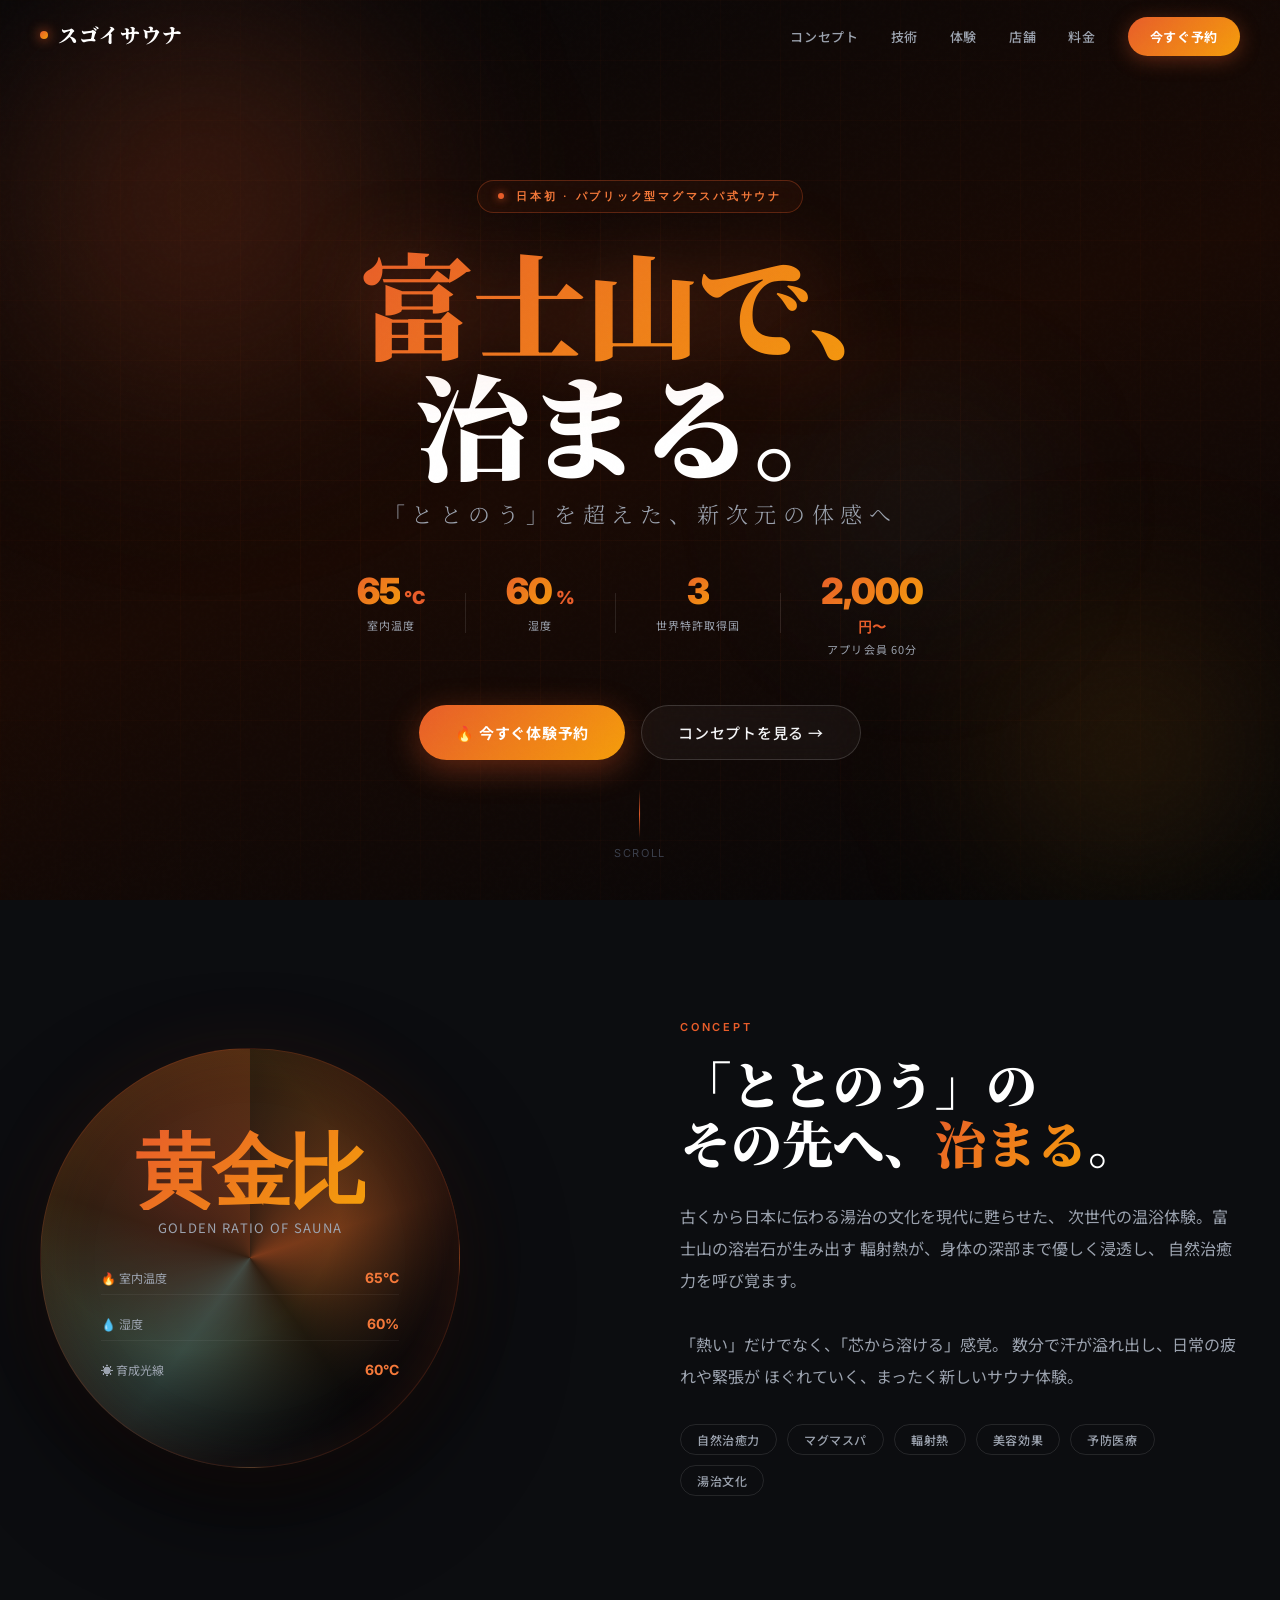
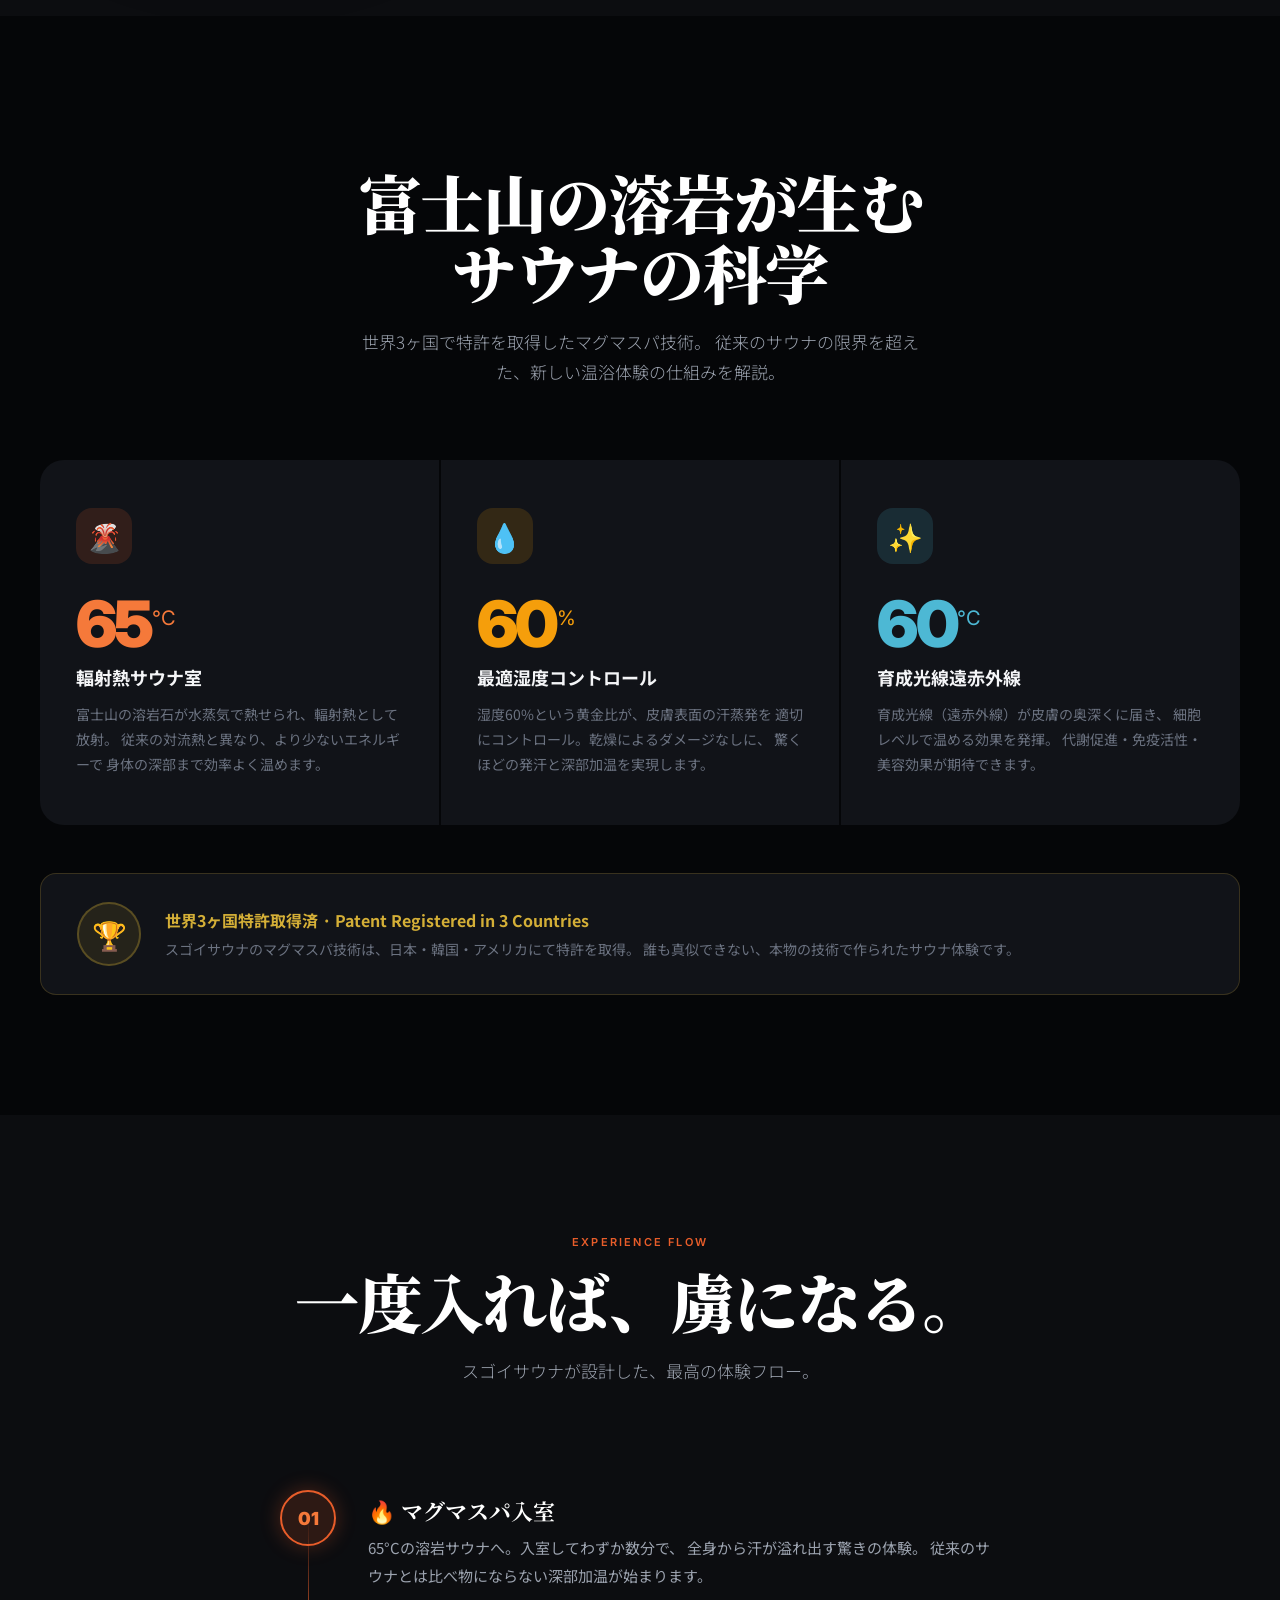
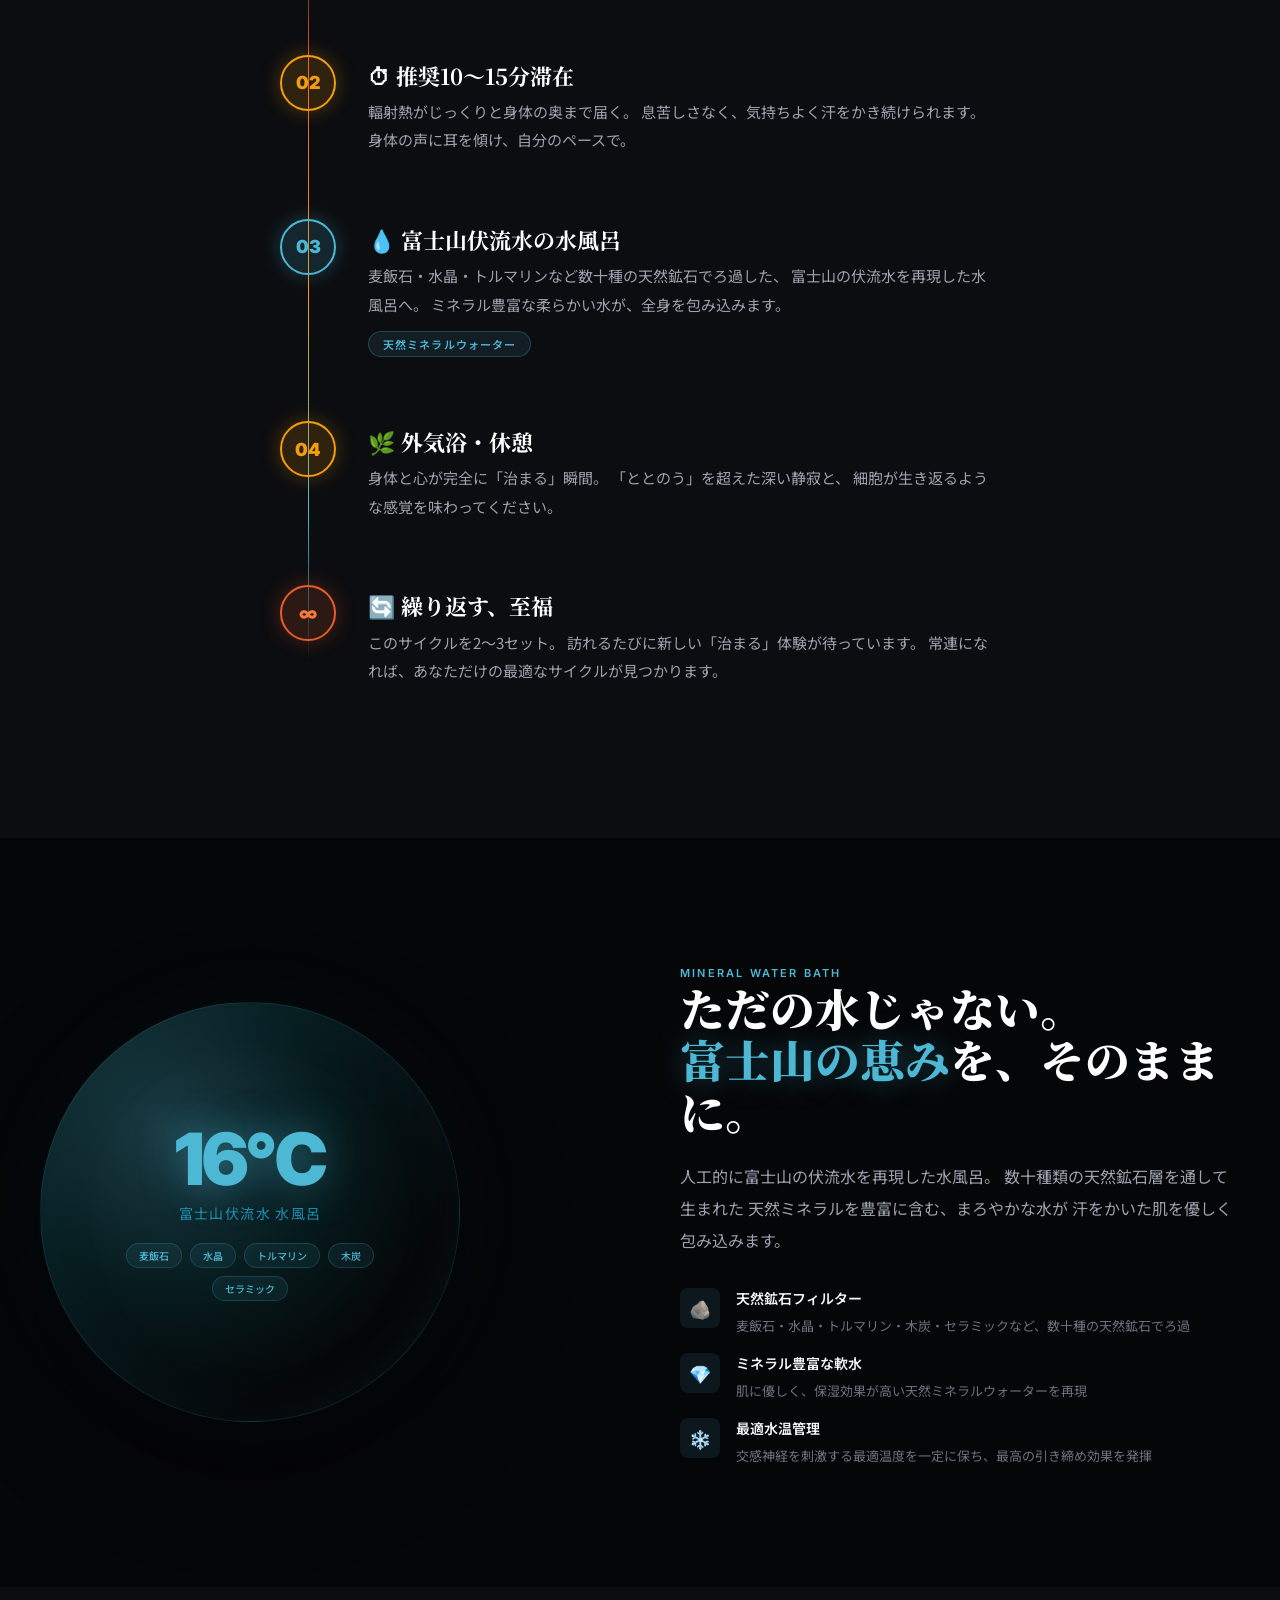
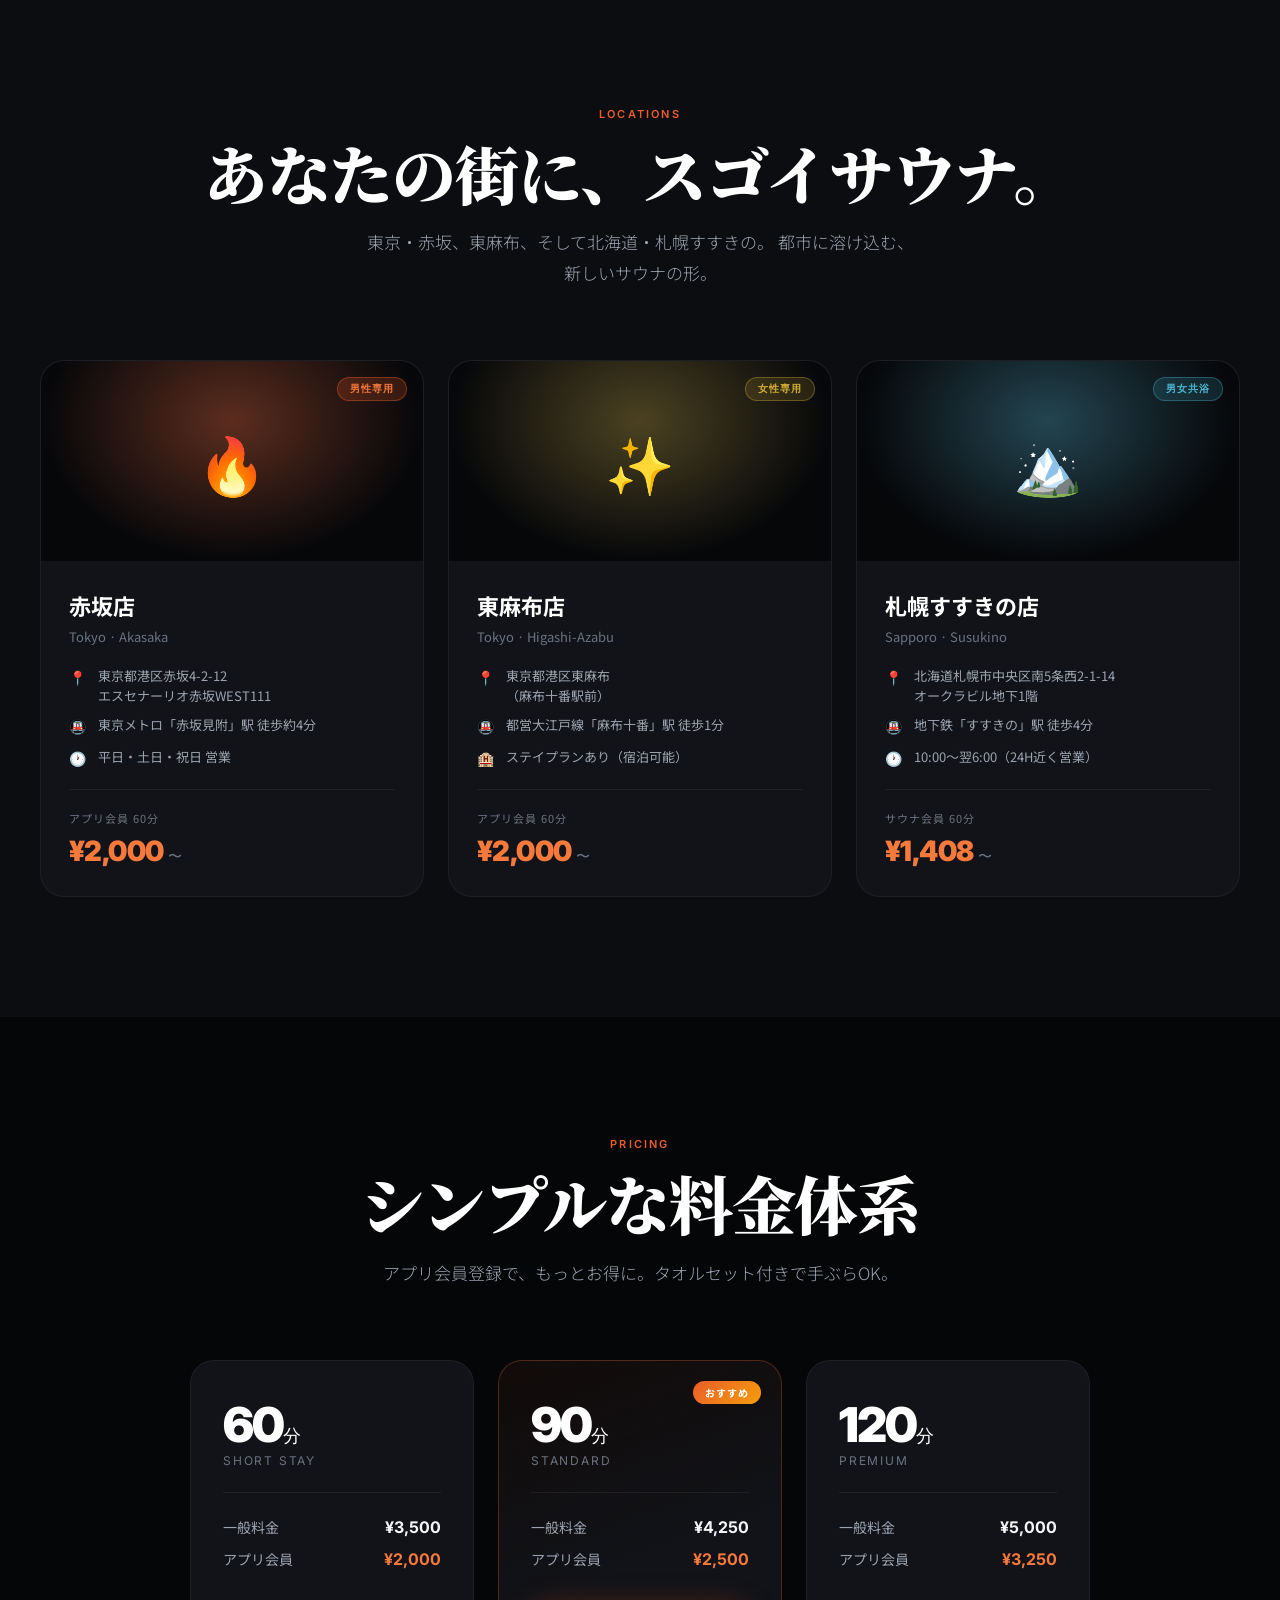
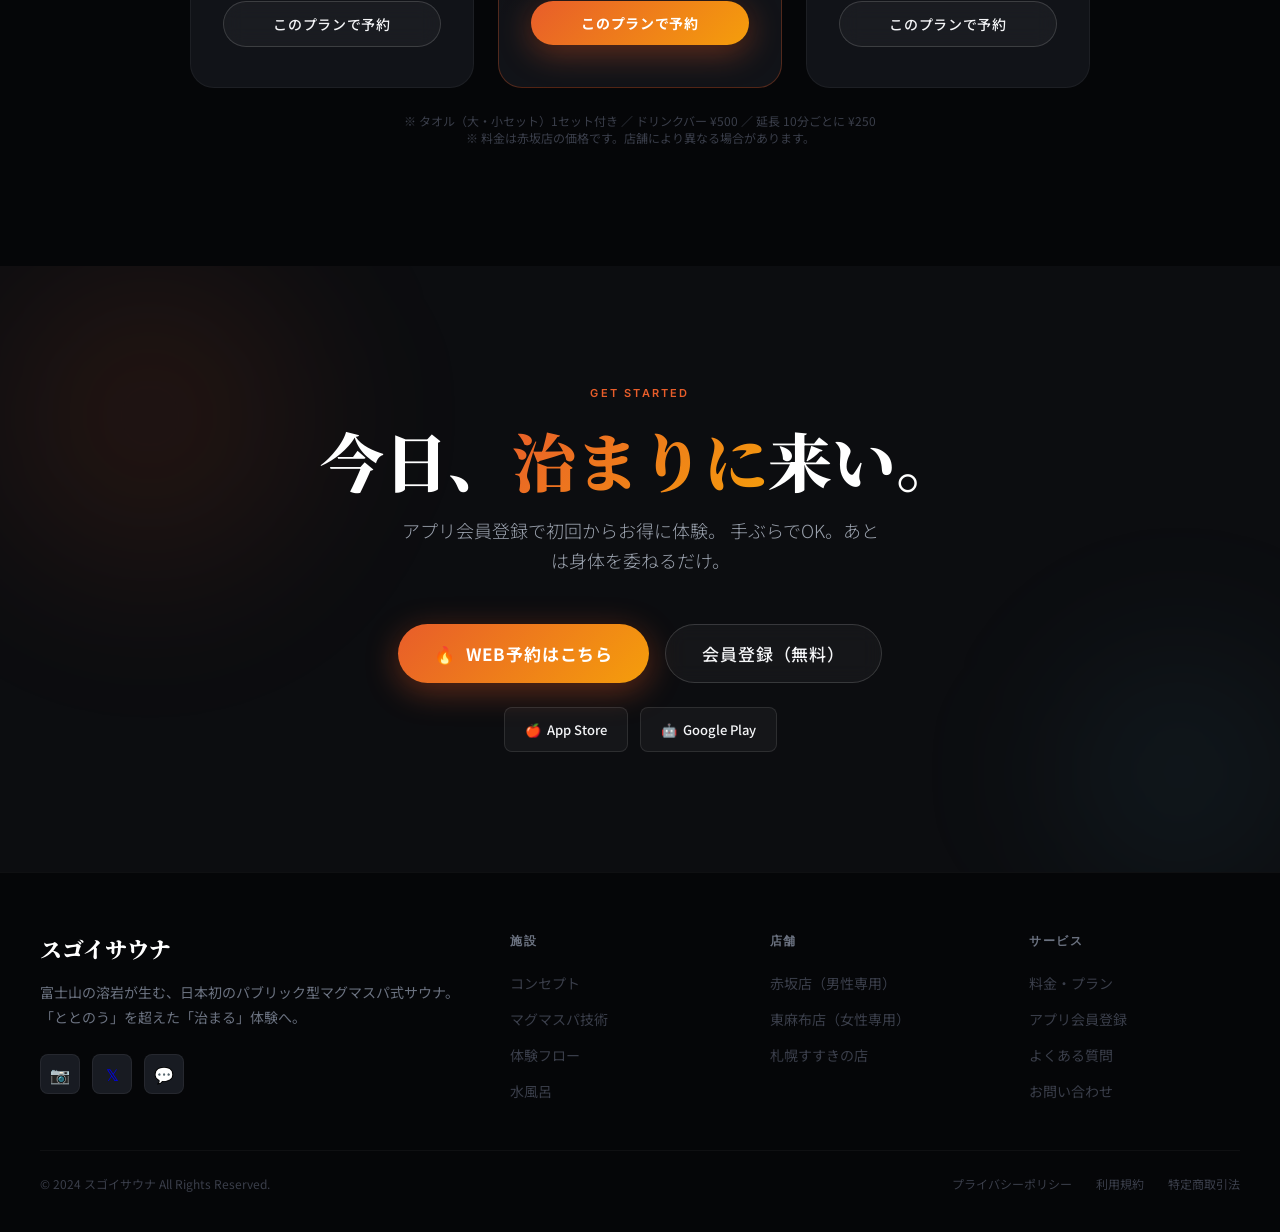
<file: sauna-lp.html>
<!DOCTYPE html>
<html lang="ja">
<head>
  <meta charset="UTF-8">
  <meta name="viewport" content="width=device-width, initial-scale=1.0">
  <title>スゴイサウナ — 富士山で、治まる。</title>
  <meta name="description" content="日本初のパブリック型マグマスパ式サウナ。富士山の溶岩が生む黄金比65°C×60%×60°C。「ととのう」を超えた、本当の「治まる」体験へ。">
  <link rel="preconnect" href="https://fonts.googleapis.com">
  <link rel="preconnect" href="https://fonts.gstatic.com" crossorigin>
  <link href="https://fonts.googleapis.com/css2?family=Noto+Serif+JP:wght@300;400;700;900&family=Noto+Sans+JP:wght@300;400;500;700&family=Inter:wght@300;400;600;700;900&display=swap" rel="stylesheet">
  <style>
    /* ===================== RESET & BASE ===================== */
    *, *::before, *::after { box-sizing: border-box; margin: 0; padding: 0; }

    :root {
      --black:       #050608;
      --dark:        #0c0d10;
      --dark2:       #111318;
      --dark3:       #181b22;
      --coal:        #252830;
      --ash:         #3a3e4a;
      --mist:        #6b7280;
      --fog:         #9ca3af;
      --white:       #f4f5f7;
      --pure:        #ffffff;

      --lava:        #e85d2a;
      --lava-light:  #f5793a;
      --ember:       #c4421a;
      --amber:       #f59e0b;
      --gold:        #d4af37;
      --gold-light:  #f0d060;

      --ice:         #a8d8ea;
      --aqua:        #4db8d4;
      --aqua-deep:   #1e90b0;
      --teal:        #0f7173;

      --grad-fire:   linear-gradient(135deg, #e85d2a 0%, #f59e0b 100%);
      --grad-ice:    linear-gradient(135deg, #0f7173 0%, #4db8d4 100%);
      --grad-dark:   linear-gradient(180deg, #050608 0%, #0c0d10 100%);
      --grad-hero:   linear-gradient(160deg, #050608 0%, #1a0a04 50%, #050608 100%);

      --radius-sm:   8px;
      --radius-md:   16px;
      --radius-lg:   24px;
      --radius-xl:   40px;

      --ease-out:    cubic-bezier(0.16, 1, 0.3, 1);
      --ease-in-out: cubic-bezier(0.76, 0, 0.24, 1);
    }

    html { scroll-behavior: smooth; }

    body {
      font-family: 'Noto Sans JP', 'Inter', sans-serif;
      background: var(--black);
      color: var(--white);
      overflow-x: hidden;
      -webkit-font-smoothing: antialiased;
    }

    /* ===================== NOISE TEXTURE ===================== */
    body::before {
      content: '';
      position: fixed; inset: 0;
      background-image: url("data:image/svg+xml,%3Csvg viewBox='0 0 256 256' xmlns='http://www.w3.org/2000/svg'%3E%3Cfilter id='noise'%3E%3CfeTurbulence type='fractalNoise' baseFrequency='0.9' numOctaves='4' stitchTiles='stitch'/%3E%3C/filter%3E%3Crect width='100%25' height='100%25' filter='url(%23noise)' opacity='0.04'/%3E%3C/svg%3E");
      pointer-events: none; z-index: 1000; opacity: 0.35;
    }

    /* ===================== TYPOGRAPHY ===================== */
    .serif { font-family: 'Noto Serif JP', serif; }
    .en    { font-family: 'Inter', sans-serif; }

    h1, h2, h3 { font-family: 'Noto Serif JP', serif; line-height: 1.15; }

    .label {
      font-size: 11px;
      font-weight: 600;
      letter-spacing: 0.2em;
      text-transform: uppercase;
      color: var(--lava);
      font-family: 'Inter', sans-serif;
    }

    .label-ice { color: var(--aqua); }

    /* ===================== NAV ===================== */
    nav {
      position: fixed; top: 0; left: 0; right: 0;
      z-index: 900;
      display: flex; align-items: center; justify-content: space-between;
      padding: 20px 40px;
      transition: background 0.4s var(--ease-out), backdrop-filter 0.4s;
    }

    nav.scrolled {
      background: rgba(5,6,8,0.85);
      backdrop-filter: blur(20px) saturate(1.5);
      border-bottom: 1px solid rgba(255,255,255,0.05);
    }

    .nav-logo {
      font-family: 'Noto Serif JP', serif;
      font-size: 20px;
      font-weight: 900;
      letter-spacing: 0.05em;
      color: var(--pure);
      text-decoration: none;
      display: flex; align-items: center; gap: 10px;
    }

    .nav-logo span {
      display: inline-block;
      width: 8px; height: 8px;
      border-radius: 50%;
      background: var(--grad-fire);
      box-shadow: 0 0 12px var(--lava);
      animation: pulse 2s ease-in-out infinite;
    }

    @keyframes pulse {
      0%, 100% { transform: scale(1); box-shadow: 0 0 12px var(--lava); }
      50% { transform: scale(1.3); box-shadow: 0 0 24px var(--lava), 0 0 40px rgba(232,93,42,0.4); }
    }

    .nav-links {
      display: flex; gap: 32px; list-style: none;
    }

    .nav-links a {
      font-size: 13px;
      font-weight: 500;
      color: var(--fog);
      text-decoration: none;
      letter-spacing: 0.05em;
      transition: color 0.25s;
    }

    .nav-links a:hover { color: var(--pure); }

    .nav-cta {
      background: var(--grad-fire);
      color: var(--pure) !important;
      padding: 10px 22px;
      border-radius: 100px;
      font-weight: 700 !important;
      letter-spacing: 0.05em;
      box-shadow: 0 4px 20px rgba(232,93,42,0.35);
      transition: transform 0.2s, box-shadow 0.2s !important;
    }

    .nav-cta:hover {
      transform: translateY(-2px);
      box-shadow: 0 8px 30px rgba(232,93,42,0.5) !important;
      color: var(--pure) !important;
    }

    .nav-hamburger {
      display: none;
      flex-direction: column; gap: 5px;
      cursor: pointer; padding: 4px;
    }

    .nav-hamburger span {
      display: block; width: 24px; height: 2px;
      background: var(--white); border-radius: 2px;
      transition: 0.3s;
    }

    /* ===================== HERO ===================== */
    #hero {
      min-height: 100svh;
      display: flex; flex-direction: column; justify-content: center; align-items: center;
      position: relative; overflow: hidden;
      padding: 120px 24px 80px;
      text-align: center;
    }

    .hero-bg {
      position: absolute; inset: 0;
      background: var(--grad-hero);
    }

    /* Lava glow orbs */
    .hero-orb {
      position: absolute;
      border-radius: 50%;
      filter: blur(80px);
      animation: drift 12s ease-in-out infinite;
    }

    .hero-orb-1 {
      width: 600px; height: 600px;
      background: radial-gradient(circle, rgba(232,93,42,0.25) 0%, transparent 70%);
      top: -100px; left: -100px;
      animation-delay: 0s;
    }

    .hero-orb-2 {
      width: 400px; height: 400px;
      background: radial-gradient(circle, rgba(245,158,11,0.15) 0%, transparent 70%);
      bottom: -50px; right: -50px;
      animation-delay: -5s;
    }

    .hero-orb-3 {
      width: 300px; height: 300px;
      background: radial-gradient(circle, rgba(77,184,212,0.1) 0%, transparent 70%);
      top: 40%; left: 60%;
      animation-delay: -8s;
    }

    @keyframes drift {
      0%, 100% { transform: translate(0, 0) scale(1); }
      33% { transform: translate(40px, -30px) scale(1.05); }
      66% { transform: translate(-20px, 20px) scale(0.95); }
    }

    /* Grid lines */
    .hero-grid {
      position: absolute; inset: 0;
      background-image:
        linear-gradient(rgba(232,93,42,0.04) 1px, transparent 1px),
        linear-gradient(90deg, rgba(232,93,42,0.04) 1px, transparent 1px);
      background-size: 60px 60px;
      mask-image: radial-gradient(ellipse 80% 80% at 50% 50%, black 30%, transparent 100%);
    }

    .hero-content { position: relative; z-index: 2; max-width: 900px; }

    .hero-eyebrow {
      display: inline-flex; align-items: center; gap: 12px;
      font-size: 11px; font-weight: 600;
      letter-spacing: 0.25em; text-transform: uppercase;
      color: var(--lava-light);
      font-family: 'Inter', sans-serif;
      margin-bottom: 28px;
      padding: 8px 20px;
      border: 1px solid rgba(232,93,42,0.3);
      border-radius: 100px;
      background: rgba(232,93,42,0.06);
      backdrop-filter: blur(10px);
    }

    .hero-eyebrow::before {
      content: '';
      width: 6px; height: 6px;
      border-radius: 50%;
      background: var(--lava);
      box-shadow: 0 0 8px var(--lava);
      animation: pulse 2s ease-in-out infinite;
    }

    h1.hero-title {
      font-size: clamp(52px, 9vw, 120px);
      font-weight: 900;
      line-height: 1.05;
      letter-spacing: -0.02em;
      margin-bottom: 16px;
      color: var(--pure);
    }

    .hero-title .fire-text {
      background: var(--grad-fire);
      -webkit-background-clip: text;
      -webkit-text-fill-color: transparent;
      background-clip: text;
      display: block;
      filter: drop-shadow(0 0 40px rgba(232,93,42,0.4));
    }

    .hero-kanji {
      font-size: clamp(14px, 2.5vw, 22px);
      color: var(--fog);
      font-family: 'Noto Serif JP', serif;
      font-weight: 300;
      letter-spacing: 0.3em;
      margin-bottom: 40px;
    }

    .hero-stats {
      display: flex; justify-content: center; gap: 40px;
      margin-bottom: 48px;
      flex-wrap: wrap;
    }

    .hero-stat {
      text-align: center;
    }

    .hero-stat-num {
      font-family: 'Inter', sans-serif;
      font-size: 36px; font-weight: 900;
      letter-spacing: -0.03em;
      background: var(--grad-fire);
      -webkit-background-clip: text;
      -webkit-text-fill-color: transparent;
      background-clip: text;
      display: block;
    }

    .hero-stat-label {
      font-size: 11px; color: var(--fog);
      letter-spacing: 0.1em;
      margin-top: 4px;
    }

    .hero-divider {
      width: 1px; background: rgba(255,255,255,0.1);
      height: 40px; align-self: center;
    }

    .hero-actions {
      display: flex; gap: 16px; justify-content: center; flex-wrap: wrap;
    }

    .btn-primary {
      display: inline-flex; align-items: center; gap: 10px;
      padding: 16px 36px;
      background: var(--grad-fire);
      color: var(--pure);
      font-weight: 700; font-size: 15px;
      letter-spacing: 0.05em;
      border-radius: 100px;
      text-decoration: none;
      border: none; cursor: pointer;
      box-shadow: 0 8px 32px rgba(232,93,42,0.4), 0 2px 8px rgba(0,0,0,0.3);
      transition: transform 0.25s var(--ease-out), box-shadow 0.25s var(--ease-out);
      position: relative; overflow: hidden;
    }

    .btn-primary::before {
      content: '';
      position: absolute; inset: 0;
      background: linear-gradient(135deg, rgba(255,255,255,0.15) 0%, transparent 50%);
      opacity: 0; transition: opacity 0.3s;
    }

    .btn-primary:hover {
      transform: translateY(-3px);
      box-shadow: 0 16px 48px rgba(232,93,42,0.55), 0 4px 16px rgba(0,0,0,0.4);
    }

    .btn-primary:hover::before { opacity: 1; }

    .btn-secondary {
      display: inline-flex; align-items: center; gap: 10px;
      padding: 16px 36px;
      color: var(--white);
      font-weight: 500; font-size: 15px;
      letter-spacing: 0.05em;
      border-radius: 100px;
      text-decoration: none;
      border: 1px solid rgba(255,255,255,0.15);
      background: rgba(255,255,255,0.04);
      backdrop-filter: blur(10px);
      transition: border-color 0.25s, background 0.25s, transform 0.25s;
    }

    .btn-secondary:hover {
      border-color: rgba(255,255,255,0.3);
      background: rgba(255,255,255,0.08);
      transform: translateY(-2px);
    }

    .hero-scroll {
      position: absolute; bottom: 40px; left: 50%; transform: translateX(-50%);
      display: flex; flex-direction: column; align-items: center; gap: 8px;
      color: var(--ash); font-size: 11px; letter-spacing: 0.15em;
      text-transform: uppercase; font-family: 'Inter', sans-serif;
      animation: float 3s ease-in-out infinite;
    }

    .hero-scroll-line {
      width: 1px; height: 48px;
      background: linear-gradient(180deg, transparent, var(--lava), transparent);
      animation: scrollLine 2s ease-in-out infinite;
    }

    @keyframes scrollLine {
      0% { transform: scaleY(0); transform-origin: top; opacity: 0; }
      50% { transform: scaleY(1); transform-origin: top; opacity: 1; }
      100% { transform: scaleY(0); transform-origin: bottom; opacity: 0; }
    }

    @keyframes float {
      0%, 100% { transform: translateX(-50%) translateY(0); }
      50% { transform: translateX(-50%) translateY(-8px); }
    }

    /* ===================== SECTION BASE ===================== */
    section {
      position: relative;
      padding: 120px 24px;
    }

    .container {
      max-width: 1200px;
      margin: 0 auto;
    }

    .section-header {
      text-align: center;
      margin-bottom: 72px;
    }

    .section-header .label { margin-bottom: 16px; display: block; }

    .section-title {
      font-size: clamp(36px, 5vw, 64px);
      font-weight: 900;
      letter-spacing: -0.02em;
      line-height: 1.1;
      color: var(--pure);
    }

    .section-sub {
      font-size: 17px;
      color: var(--fog);
      margin-top: 20px;
      font-weight: 300;
      line-height: 1.8;
      max-width: 560px;
      margin-left: auto;
      margin-right: auto;
    }

    /* ===================== CONCEPT SECTION ===================== */
    #concept {
      background: var(--dark);
      overflow: hidden;
    }

    .concept-inner {
      display: grid;
      grid-template-columns: 1fr 1fr;
      gap: 80px;
      align-items: center;
    }

    .concept-visual {
      position: relative;
    }

    .concept-circle {
      width: 420px; height: 420px;
      border-radius: 50%;
      background: radial-gradient(circle at 35% 35%,
        rgba(232,93,42,0.25) 0%,
        rgba(245,158,11,0.12) 40%,
        rgba(5,6,8,0.8) 70%);
      border: 1px solid rgba(232,93,42,0.2);
      display: flex; flex-direction: column;
      justify-content: center; align-items: center;
      text-align: center; padding: 60px;
      position: relative;
      box-shadow:
        inset 0 0 60px rgba(232,93,42,0.1),
        0 0 80px rgba(232,93,42,0.08),
        0 40px 100px rgba(0,0,0,0.6);
    }

    .concept-circle::before {
      content: '';
      position: absolute; inset: -1px;
      border-radius: 50%;
      background: conic-gradient(
        from 0deg,
        transparent 0%,
        rgba(232,93,42,0.4) 20%,
        transparent 40%,
        rgba(77,184,212,0.3) 60%,
        transparent 80%,
        rgba(232,93,42,0.2) 100%
      );
      z-index: -1;
      animation: rotateBorder 8s linear infinite;
    }

    @keyframes rotateBorder {
      to { transform: rotate(360deg); }
    }

    .concept-num {
      font-family: 'Inter', sans-serif;
      font-size: 80px; font-weight: 900;
      letter-spacing: -0.04em;
      background: var(--grad-fire);
      -webkit-background-clip: text;
      -webkit-text-fill-color: transparent;
      background-clip: text;
      line-height: 1;
    }

    .concept-num-label {
      font-size: 13px;
      color: var(--fog);
      letter-spacing: 0.1em;
      margin-top: 8px;
    }

    .concept-ratio-items {
      display: flex; flex-direction: column; gap: 12px;
      margin-top: 24px; width: 100%;
    }

    .ratio-item {
      display: flex; justify-content: space-between; align-items: center;
      padding: 8px 0;
      border-bottom: 1px solid rgba(255,255,255,0.05);
    }

    .ratio-item:last-child { border-bottom: none; }

    .ratio-label { font-size: 12px; color: var(--fog); }
    .ratio-value {
      font-family: 'Inter', sans-serif;
      font-weight: 700; font-size: 14px;
      color: var(--lava-light);
    }

    .concept-text { }

    .concept-eyebrow {
      font-size: 11px; font-weight: 600;
      letter-spacing: 0.25em; text-transform: uppercase;
      color: var(--lava); font-family: 'Inter', sans-serif;
      margin-bottom: 20px; display: block;
    }

    .concept-heading {
      font-size: clamp(32px, 4vw, 52px);
      font-weight: 900;
      line-height: 1.15;
      color: var(--pure);
      margin-bottom: 28px;
    }

    .concept-heading em {
      font-style: normal;
      background: var(--grad-fire);
      -webkit-background-clip: text;
      -webkit-text-fill-color: transparent;
      background-clip: text;
    }

    .concept-body {
      font-size: 16px;
      line-height: 2;
      color: var(--fog);
      margin-bottom: 32px;
    }

    .concept-tags {
      display: flex; flex-wrap: wrap; gap: 10px;
    }

    .tag {
      font-size: 12px;
      padding: 6px 16px;
      border-radius: 100px;
      border: 1px solid rgba(255,255,255,0.1);
      color: var(--fog);
      font-weight: 500;
      letter-spacing: 0.05em;
      transition: border-color 0.25s, color 0.25s;
    }

    .tag:hover {
      border-color: var(--lava);
      color: var(--lava-light);
    }

    /* ===================== SCIENCE SECTION ===================== */
    #science {
      background: var(--black);
      overflow: hidden;
    }

    .science-grid {
      display: grid;
      grid-template-columns: repeat(3, 1fr);
      gap: 2px;
      border-radius: var(--radius-lg);
      overflow: hidden;
      margin-top: 64px;
    }

    .science-card {
      background: var(--dark2);
      padding: 48px 36px;
      position: relative;
      overflow: hidden;
      transition: transform 0.4s var(--ease-out);
    }

    .science-card::before {
      content: '';
      position: absolute; inset: 0;
      opacity: 0;
      transition: opacity 0.4s;
    }

    .science-card-fire::before {
      background: radial-gradient(ellipse at top left, rgba(232,93,42,0.12) 0%, transparent 70%);
    }

    .science-card-temp::before {
      background: radial-gradient(ellipse at top, rgba(245,158,11,0.1) 0%, transparent 70%);
    }

    .science-card-ice::before {
      background: radial-gradient(ellipse at top right, rgba(77,184,212,0.12) 0%, transparent 70%);
    }

    .science-card:hover { transform: translateY(-4px); }
    .science-card:hover::before { opacity: 1; }

    .science-icon {
      width: 56px; height: 56px;
      border-radius: var(--radius-md);
      display: flex; align-items: center; justify-content: center;
      font-size: 28px;
      margin-bottom: 28px;
    }

    .icon-fire { background: rgba(232,93,42,0.15); }
    .icon-temp { background: rgba(245,158,11,0.15); }
    .icon-ice  { background: rgba(77,184,212,0.15); }

    .science-value {
      font-family: 'Inter', sans-serif;
      font-size: 64px; font-weight: 900;
      letter-spacing: -0.04em;
      line-height: 1;
      margin-bottom: 8px;
    }

    .val-fire { color: var(--lava-light); }
    .val-temp { color: var(--amber); }
    .val-ice  { color: var(--aqua); }

    .science-unit {
      font-size: 20px; font-weight: 400;
      vertical-align: super;
      letter-spacing: 0;
    }

    .science-title {
      font-size: 18px; font-weight: 700;
      color: var(--white);
      margin-bottom: 12px;
      font-family: 'Noto Sans JP', sans-serif;
    }

    .science-desc {
      font-size: 14px; line-height: 1.8;
      color: var(--mist);
    }

    .science-patent {
      margin-top: 48px;
      padding: 28px 36px;
      background: var(--dark2);
      border-radius: var(--radius-md);
      border: 1px solid rgba(212,175,55,0.2);
      display: flex; align-items: center; gap: 24px;
    }

    .patent-badge {
      flex-shrink: 0;
      width: 64px; height: 64px;
      border-radius: 50%;
      background: rgba(212,175,55,0.1);
      border: 2px solid rgba(212,175,55,0.3);
      display: flex; align-items: center; justify-content: center;
      font-size: 28px;
    }

    .patent-text strong {
      display: block;
      font-size: 16px; font-weight: 700;
      color: var(--gold);
      margin-bottom: 6px;
    }

    .patent-text p {
      font-size: 14px;
      color: var(--mist);
      line-height: 1.6;
    }

    /* ===================== EXPERIENCE ===================== */
    #experience {
      background: var(--dark);
    }

    .experience-flow {
      display: flex; flex-direction: column; gap: 0;
      max-width: 720px; margin: 0 auto;
      position: relative;
    }

    .experience-flow::before {
      content: '';
      position: absolute;
      left: 28px; top: 56px; bottom: 56px;
      width: 1px;
      background: linear-gradient(180deg,
        transparent 0%,
        var(--lava) 20%,
        var(--amber) 50%,
        var(--aqua) 80%,
        transparent 100%
      );
    }

    .exp-step {
      display: flex; gap: 32px; align-items: flex-start;
      padding: 32px 0;
      position: relative;
    }

    .exp-step-num {
      flex-shrink: 0;
      width: 56px; height: 56px;
      border-radius: 50%;
      display: flex; align-items: center; justify-content: center;
      font-family: 'Inter', sans-serif;
      font-weight: 900; font-size: 18px;
      position: relative; z-index: 1;
    }

    .step-fire {
      background: rgba(232,93,42,0.15);
      border: 2px solid var(--lava);
      color: var(--lava-light);
      box-shadow: 0 0 20px rgba(232,93,42,0.3);
    }

    .step-amber {
      background: rgba(245,158,11,0.15);
      border: 2px solid var(--amber);
      color: var(--amber);
      box-shadow: 0 0 20px rgba(245,158,11,0.3);
    }

    .step-ice {
      background: rgba(77,184,212,0.15);
      border: 2px solid var(--aqua);
      color: var(--aqua);
      box-shadow: 0 0 20px rgba(77,184,212,0.3);
    }

    .exp-step-content { padding-top: 8px; }

    .exp-step-title {
      font-size: 22px; font-weight: 700;
      color: var(--pure); margin-bottom: 10px;
    }

    .exp-step-desc {
      font-size: 15px; line-height: 1.9;
      color: var(--fog);
    }

    .exp-badge {
      display: inline-block;
      margin-top: 12px;
      font-size: 11px; font-weight: 600;
      letter-spacing: 0.1em;
      padding: 4px 14px;
      border-radius: 100px;
      background: rgba(77,184,212,0.1);
      color: var(--aqua);
      border: 1px solid rgba(77,184,212,0.25);
    }

    /* ===================== WATER SECTION ===================== */
    #water {
      background: var(--black);
      overflow: hidden;
    }

    .water-inner {
      display: grid;
      grid-template-columns: 1fr 1fr;
      gap: 80px;
      align-items: center;
    }

    .water-text { order: 2; }
    .water-visual { order: 1; }

    .water-bubble {
      width: 100%; max-width: 420px;
      aspect-ratio: 1;
      border-radius: 50%;
      background: radial-gradient(circle at 30% 30%,
        rgba(77,184,212,0.3) 0%,
        rgba(15,113,115,0.2) 40%,
        rgba(5,6,8,0.9) 70%
      );
      border: 1px solid rgba(77,184,212,0.15);
      display: flex; flex-direction: column;
      align-items: center; justify-content: center;
      text-align: center; padding: 60px;
      position: relative;
      box-shadow:
        inset 0 0 60px rgba(77,184,212,0.08),
        0 0 80px rgba(77,184,212,0.05),
        0 40px 100px rgba(0,0,0,0.5);
      animation: waterPulse 6s ease-in-out infinite;
    }

    @keyframes waterPulse {
      0%, 100% { transform: scale(1); box-shadow: inset 0 0 60px rgba(77,184,212,0.08), 0 0 80px rgba(77,184,212,0.05), 0 40px 100px rgba(0,0,0,0.5); }
      50% { transform: scale(1.02); box-shadow: inset 0 0 80px rgba(77,184,212,0.12), 0 0 120px rgba(77,184,212,0.08), 0 40px 100px rgba(0,0,0,0.5); }
    }

    .water-temp {
      font-family: 'Inter', sans-serif;
      font-size: 72px; font-weight: 900;
      letter-spacing: -0.04em;
      color: var(--aqua);
      line-height: 1;
      text-shadow: 0 0 40px rgba(77,184,212,0.5);
    }

    .water-temp-label {
      font-size: 14px; color: var(--aqua-deep);
      letter-spacing: 0.1em; margin-top: 8px;
    }

    .water-minerals {
      display: flex; flex-wrap: wrap; gap: 8px;
      justify-content: center; margin-top: 20px;
    }

    .mineral-tag {
      font-size: 10px;
      padding: 4px 12px;
      border-radius: 100px;
      background: rgba(77,184,212,0.08);
      border: 1px solid rgba(77,184,212,0.2);
      color: var(--aqua);
      font-weight: 500;
    }

    .water-heading {
      font-size: clamp(28px, 3.5vw, 48px);
      font-weight: 900; line-height: 1.15;
      color: var(--pure); margin-bottom: 24px;
    }

    .water-heading em {
      font-style: normal;
      color: var(--aqua);
      text-shadow: 0 0 30px rgba(77,184,212,0.4);
    }

    .water-body {
      font-size: 16px; line-height: 2;
      color: var(--fog); margin-bottom: 32px;
    }

    .water-features {
      display: flex; flex-direction: column; gap: 16px;
    }

    .water-feature {
      display: flex; align-items: flex-start; gap: 16px;
    }

    .water-feature-icon {
      width: 40px; height: 40px; flex-shrink: 0;
      border-radius: var(--radius-sm);
      background: rgba(77,184,212,0.1);
      display: flex; align-items: center; justify-content: center;
      font-size: 18px;
    }

    .water-feature-text strong {
      display: block; font-size: 14px;
      font-weight: 600; color: var(--white);
      margin-bottom: 4px;
    }

    .water-feature-text span {
      font-size: 13px; color: var(--mist);
      line-height: 1.6;
    }

    /* ===================== LOCATIONS ===================== */
    #locations {
      background: var(--dark);
    }

    .locations-grid {
      display: grid;
      grid-template-columns: repeat(3, 1fr);
      gap: 24px;
    }

    .location-card {
      background: var(--dark2);
      border-radius: var(--radius-lg);
      overflow: hidden;
      border: 1px solid rgba(255,255,255,0.05);
      transition: transform 0.4s var(--ease-out), border-color 0.4s, box-shadow 0.4s;
      position: relative;
    }

    .location-card:hover {
      transform: translateY(-8px);
      border-color: rgba(232,93,42,0.25);
      box-shadow: 0 24px 64px rgba(0,0,0,0.4), 0 0 40px rgba(232,93,42,0.08);
    }

    .location-card-top {
      height: 200px;
      position: relative;
      overflow: hidden;
      display: flex; align-items: center; justify-content: center;
    }

    .location-bg-akasaka {
      background: radial-gradient(ellipse at 50% 30%,
        rgba(232,93,42,0.35) 0%, rgba(5,6,8,0.9) 70%
      );
    }

    .location-bg-azabu {
      background: radial-gradient(ellipse at 50% 30%,
        rgba(212,175,55,0.3) 0%, rgba(5,6,8,0.9) 70%
      );
    }

    .location-bg-sapporo {
      background: radial-gradient(ellipse at 50% 30%,
        rgba(77,184,212,0.3) 0%, rgba(5,6,8,0.9) 70%
      );
    }

    .location-emoji { font-size: 56px; }

    .location-badge {
      position: absolute; top: 16px; right: 16px;
      font-size: 10px; font-weight: 700;
      letter-spacing: 0.1em; text-transform: uppercase;
      padding: 4px 12px; border-radius: 100px;
      font-family: 'Inter', sans-serif;
    }

    .badge-men {
      background: rgba(232,93,42,0.2);
      border: 1px solid rgba(232,93,42,0.4);
      color: var(--lava-light);
    }

    .badge-women {
      background: rgba(212,175,55,0.15);
      border: 1px solid rgba(212,175,55,0.35);
      color: var(--gold);
    }

    .badge-mixed {
      background: rgba(77,184,212,0.15);
      border: 1px solid rgba(77,184,212,0.35);
      color: var(--aqua);
    }

    .location-body { padding: 28px; }

    .location-name {
      font-size: 22px; font-weight: 700;
      color: var(--pure); margin-bottom: 6px;
    }

    .location-sub {
      font-size: 13px; color: var(--mist);
      margin-bottom: 20px;
    }

    .location-info {
      display: flex; flex-direction: column; gap: 10px;
    }

    .location-info-item {
      display: flex; align-items: flex-start; gap: 12px;
      font-size: 13px; line-height: 1.5;
    }

    .location-info-item .info-icon {
      font-size: 14px; flex-shrink: 0;
      margin-top: 1px;
    }

    .location-info-item span { color: var(--fog); }

    .location-price {
      margin-top: 20px;
      padding-top: 20px;
      border-top: 1px solid rgba(255,255,255,0.06);
    }

    .price-label {
      font-size: 11px;
      color: var(--mist);
      letter-spacing: 0.1em;
      margin-bottom: 8px;
    }

    .price-value {
      font-family: 'Inter', sans-serif;
      font-size: 28px; font-weight: 900;
      color: var(--lava-light);
      letter-spacing: -0.02em;
    }

    .price-value span {
      font-size: 14px; font-weight: 400;
      color: var(--mist); margin-left: 4px;
    }

    /* ===================== PRICING ===================== */
    #pricing {
      background: var(--black);
    }

    .pricing-tabs {
      display: flex; gap: 0;
      background: var(--dark2);
      border-radius: 100px;
      padding: 4px;
      width: fit-content;
      margin: 0 auto 56px;
    }

    .pricing-tab {
      padding: 10px 28px;
      border-radius: 100px;
      font-size: 14px; font-weight: 600;
      cursor: pointer; border: none;
      background: transparent;
      color: var(--mist);
      transition: all 0.25s;
      letter-spacing: 0.05em;
    }

    .pricing-tab.active {
      background: var(--grad-fire);
      color: var(--pure);
      box-shadow: 0 4px 16px rgba(232,93,42,0.35);
    }

    .pricing-grid {
      display: grid;
      grid-template-columns: repeat(3, 1fr);
      gap: 24px;
      max-width: 900px;
      margin: 0 auto;
    }

    .pricing-card {
      background: var(--dark2);
      border-radius: var(--radius-lg);
      padding: 40px 32px;
      border: 1px solid rgba(255,255,255,0.05);
      transition: transform 0.4s var(--ease-out), border-color 0.4s;
      position: relative;
      overflow: hidden;
    }

    .pricing-card.featured {
      border-color: rgba(232,93,42,0.3);
      background: linear-gradient(160deg, rgba(232,93,42,0.06) 0%, var(--dark2) 60%);
    }

    .pricing-card.featured::before {
      content: 'おすすめ';
      position: absolute; top: 20px; right: 20px;
      font-size: 10px; font-weight: 700;
      letter-spacing: 0.1em;
      padding: 4px 12px; border-radius: 100px;
      background: var(--grad-fire);
      color: var(--pure);
    }

    .pricing-card:hover {
      transform: translateY(-6px);
    }

    .pricing-duration {
      font-family: 'Inter', sans-serif;
      font-size: 48px; font-weight: 900;
      letter-spacing: -0.04em;
      color: var(--pure);
      line-height: 1;
      margin-bottom: 4px;
    }

    .pricing-duration-unit {
      font-size: 18px; font-weight: 400;
    }

    .pricing-plan-name {
      font-size: 12px; color: var(--mist);
      letter-spacing: 0.15em; text-transform: uppercase;
      font-family: 'Inter', sans-serif;
      margin-bottom: 24px;
    }

    .pricing-divider {
      width: 100%; height: 1px;
      background: rgba(255,255,255,0.06);
      margin-bottom: 24px;
    }

    .pricing-items {
      display: flex; flex-direction: column; gap: 12px;
      margin-bottom: 32px;
    }

    .pricing-item {
      display: flex; justify-content: space-between;
      align-items: center; font-size: 14px;
    }

    .pricing-item-label { color: var(--fog); }

    .pricing-item-price {
      font-family: 'Inter', sans-serif;
      font-weight: 700; font-size: 16px;
    }

    .price-general { color: var(--white); }
    .price-member { color: var(--lava-light); }

    .pricing-note {
      font-size: 12px; color: var(--ash);
      text-align: center;
      margin-top: 24px;
    }

    /* ===================== CTA ===================== */
    #cta {
      background: var(--dark);
      text-align: center;
      position: relative; overflow: hidden;
    }

    .cta-orbs {
      position: absolute; inset: 0; pointer-events: none;
    }

    .cta-orb-1 {
      position: absolute;
      width: 500px; height: 500px;
      border-radius: 50%;
      background: radial-gradient(circle, rgba(232,93,42,0.12) 0%, transparent 70%);
      top: -100px; left: -100px;
      filter: blur(60px);
    }

    .cta-orb-2 {
      position: absolute;
      width: 400px; height: 400px;
      border-radius: 50%;
      background: radial-gradient(circle, rgba(77,184,212,0.08) 0%, transparent 70%);
      bottom: -100px; right: -100px;
      filter: blur(60px);
    }

    .cta-content { position: relative; z-index: 2; }

    .cta-title {
      font-size: clamp(36px, 5vw, 72px);
      font-weight: 900;
      line-height: 1.1;
      color: var(--pure);
      margin-bottom: 20px;
    }

    .cta-title .fire {
      background: var(--grad-fire);
      -webkit-background-clip: text;
      -webkit-text-fill-color: transparent;
      background-clip: text;
    }

    .cta-sub {
      font-size: 18px; color: var(--fog);
      font-weight: 300; line-height: 1.7;
      max-width: 480px; margin: 0 auto 48px;
    }

    .cta-actions {
      display: flex; gap: 16px;
      justify-content: center; flex-wrap: wrap;
    }

    .cta-app-badges {
      display: flex; gap: 12px; justify-content: center;
      margin-top: 24px; flex-wrap: wrap;
    }

    .app-badge {
      display: inline-flex; align-items: center; gap: 10px;
      padding: 12px 20px;
      border-radius: var(--radius-sm);
      background: rgba(255,255,255,0.04);
      border: 1px solid rgba(255,255,255,0.1);
      color: var(--white);
      text-decoration: none;
      font-size: 13px; font-weight: 500;
      transition: background 0.25s, border-color 0.25s;
    }

    .app-badge:hover {
      background: rgba(255,255,255,0.08);
      border-color: rgba(255,255,255,0.2);
    }

    /* ===================== FOOTER ===================== */
    footer {
      background: var(--black);
      padding: 60px 24px 40px;
      border-top: 1px solid rgba(255,255,255,0.04);
    }

    .footer-inner {
      max-width: 1200px; margin: 0 auto;
      display: grid;
      grid-template-columns: 2fr 1fr 1fr 1fr;
      gap: 48px;
      margin-bottom: 48px;
    }

    .footer-brand { }

    .footer-logo {
      font-family: 'Noto Serif JP', serif;
      font-size: 22px; font-weight: 900;
      color: var(--pure);
      margin-bottom: 16px; display: block;
    }

    .footer-tagline {
      font-size: 14px; color: var(--mist);
      line-height: 1.8; margin-bottom: 24px;
    }

    .footer-socials {
      display: flex; gap: 12px;
    }

    .social-btn {
      width: 40px; height: 40px;
      border-radius: var(--radius-sm);
      background: var(--dark3);
      border: 1px solid rgba(255,255,255,0.06);
      display: flex; align-items: center; justify-content: center;
      font-size: 16px;
      text-decoration: none;
      transition: background 0.25s, border-color 0.25s, transform 0.25s;
    }

    .social-btn:hover {
      background: rgba(232,93,42,0.1);
      border-color: rgba(232,93,42,0.3);
      transform: translateY(-2px);
    }

    .footer-col-title {
      font-size: 12px; font-weight: 700;
      letter-spacing: 0.15em; text-transform: uppercase;
      color: var(--mist); font-family: 'Inter', sans-serif;
      margin-bottom: 20px;
    }

    .footer-links {
      display: flex; flex-direction: column; gap: 12px;
      list-style: none;
    }

    .footer-links a {
      font-size: 14px; color: var(--ash);
      text-decoration: none;
      transition: color 0.25s;
    }

    .footer-links a:hover { color: var(--white); }

    .footer-bottom {
      max-width: 1200px; margin: 0 auto;
      display: flex; justify-content: space-between; align-items: center;
      padding-top: 24px;
      border-top: 1px solid rgba(255,255,255,0.04);
      flex-wrap: wrap; gap: 12px;
    }

    .footer-copy {
      font-size: 12px; color: var(--ash);
    }

    .footer-bottom-links {
      display: flex; gap: 24px;
    }

    .footer-bottom-links a {
      font-size: 12px; color: var(--ash);
      text-decoration: none; transition: color 0.25s;
    }

    .footer-bottom-links a:hover { color: var(--fog); }

    /* ===================== SCROLL ANIMATIONS ===================== */
    .reveal {
      opacity: 0;
      transform: translateY(32px);
      transition: opacity 0.7s var(--ease-out), transform 0.7s var(--ease-out);
    }

    .reveal.visible {
      opacity: 1;
      transform: translateY(0);
    }

    .reveal-delay-1 { transition-delay: 0.1s; }
    .reveal-delay-2 { transition-delay: 0.2s; }
    .reveal-delay-3 { transition-delay: 0.3s; }
    .reveal-delay-4 { transition-delay: 0.4s; }
    .reveal-delay-5 { transition-delay: 0.5s; }

    /* ===================== COUNTER ANIMATION ===================== */
    .count-up { display: inline-block; }

    /* ===================== RESPONSIVE ===================== */
    @media (max-width: 1024px) {
      .concept-inner,
      .water-inner {
        grid-template-columns: 1fr;
        gap: 48px;
      }

      .concept-circle { width: 320px; height: 320px; }
      .concept-circle { margin: 0 auto; }

      .water-visual { order: 1; display: flex; justify-content: center; }
      .water-text { order: 2; }

      .science-grid { grid-template-columns: 1fr; }

      .locations-grid { grid-template-columns: repeat(2, 1fr); }

      .footer-inner { grid-template-columns: 1fr 1fr; }
    }

    @media (max-width: 768px) {
      nav { padding: 16px 20px; }

      .nav-links { display: none; }
      .nav-hamburger { display: flex; }

      section { padding: 80px 20px; }

      .hero-stats { gap: 24px; }
      .hero-divider { display: none; }

      .locations-grid { grid-template-columns: 1fr; }

      .pricing-grid { grid-template-columns: 1fr; }

      .footer-inner { grid-template-columns: 1fr; gap: 32px; }
      .footer-bottom { flex-direction: column; align-items: flex-start; }
    }

    /* ===================== CUSTOM SCROLLBAR ===================== */
    ::-webkit-scrollbar { width: 6px; }
    ::-webkit-scrollbar-track { background: var(--black); }
    ::-webkit-scrollbar-thumb {
      background: var(--ash);
      border-radius: 3px;
    }
    ::-webkit-scrollbar-thumb:hover { background: var(--lava); }

    /* ===================== SELECTION ===================== */
    ::selection {
      background: rgba(232,93,42,0.3);
      color: var(--pure);
    }
  </style>
</head>
<body>

  <!-- NAV -->
  <nav id="navbar">
    <a href="#" class="nav-logo">
      <span></span>
      スゴイサウナ
    </a>
    <ul class="nav-links">
      <li><a href="#concept">コンセプト</a></li>
      <li><a href="#science">技術</a></li>
      <li><a href="#experience">体験</a></li>
      <li><a href="#locations">店舗</a></li>
      <li><a href="#pricing">料金</a></li>
      <li><a href="#cta" class="nav-cta">今すぐ予約</a></li>
    </ul>
    <div class="nav-hamburger" id="hamburger" aria-label="メニュー">
      <span></span><span></span><span></span>
    </div>
  </nav>

  <!-- HERO -->
  <section id="hero">
    <div class="hero-bg"></div>
    <div class="hero-orb hero-orb-1"></div>
    <div class="hero-orb hero-orb-2"></div>
    <div class="hero-orb hero-orb-3"></div>
    <div class="hero-grid"></div>

    <div class="hero-content">
      <div class="hero-eyebrow">
        日本初 · パブリック型マグマスパ式サウナ
      </div>

      <h1 class="hero-title">
        <span class="fire-text">富士山で、</span>
        治まる。
      </h1>

      <p class="hero-kanji">
        「ととのう」を超えた、新次元の体感へ
      </p>

      <div class="hero-stats">
        <div class="hero-stat">
          <span class="hero-stat-num count-up" data-target="65">0</span>
          <span style="color:var(--lava);font-family:'Inter';font-size:18px;font-weight:900;">°C</span>
          <div class="hero-stat-label">室内温度</div>
        </div>
        <div class="hero-divider"></div>
        <div class="hero-stat">
          <span class="hero-stat-num count-up" data-target="60">0</span>
          <span style="color:var(--lava);font-family:'Inter';font-size:18px;font-weight:900;">%</span>
          <div class="hero-stat-label">湿度</div>
        </div>
        <div class="hero-divider"></div>
        <div class="hero-stat">
          <span class="hero-stat-num count-up" data-target="3">0</span>
          <div class="hero-stat-label">世界特許取得国</div>
        </div>
        <div class="hero-divider"></div>
        <div class="hero-stat">
          <span class="hero-stat-num" style="font-family:'Inter';font-size:36px;font-weight:900;background:var(--grad-fire);-webkit-background-clip:text;-webkit-text-fill-color:transparent;background-clip:text;">2,000</span>
          <span style="color:var(--lava);font-family:'Inter';font-size:14px;font-weight:700;">円〜</span>
          <div class="hero-stat-label">アプリ会員 60分</div>
        </div>
      </div>

      <div class="hero-actions">
        <a href="#cta" class="btn-primary">
          🔥 今すぐ体験予約
        </a>
        <a href="#concept" class="btn-secondary">
          コンセプトを見る →
        </a>
      </div>
    </div>

    <div class="hero-scroll">
      <div class="hero-scroll-line"></div>
      scroll
    </div>
  </section>

  <!-- CONCEPT -->
  <section id="concept">
    <div class="container">
      <div class="concept-inner">
        <div class="concept-visual reveal">
          <div class="concept-circle">
            <div class="concept-num">黄金比</div>
            <div class="concept-num-label">GOLDEN RATIO OF SAUNA</div>
            <div class="concept-ratio-items">
              <div class="ratio-item">
                <span class="ratio-label">🔥 室内温度</span>
                <span class="ratio-value">65°C</span>
              </div>
              <div class="ratio-item">
                <span class="ratio-label">💧 湿度</span>
                <span class="ratio-value">60%</span>
              </div>
              <div class="ratio-item">
                <span class="ratio-label">☀️ 育成光線</span>
                <span class="ratio-value">60°C</span>
              </div>
            </div>
          </div>
        </div>

        <div class="concept-text">
          <span class="concept-eyebrow reveal">CONCEPT</span>
          <h2 class="concept-heading reveal reveal-delay-1">
            「ととのう」の<br>
            その先へ、<em>治まる</em>。
          </h2>
          <p class="concept-body reveal reveal-delay-2">
            古くから日本に伝わる湯治の文化を現代に甦らせた、
            次世代の温浴体験。富士山の溶岩石が生み出す
            輻射熱が、身体の深部まで優しく浸透し、
            自然治癒力を呼び覚ます。
          </p>
          <p class="concept-body reveal reveal-delay-2">
            「熱い」だけでなく、「芯から溶ける」感覚。
            数分で汗が溢れ出し、日常の疲れや緊張が
            ほぐれていく、まったく新しいサウナ体験。
          </p>
          <div class="concept-tags reveal reveal-delay-3">
            <span class="tag">自然治癒力</span>
            <span class="tag">マグマスパ</span>
            <span class="tag">輻射熱</span>
            <span class="tag">美容効果</span>
            <span class="tag">予防医療</span>
            <span class="tag">湯治文化</span>
          </div>
        </div>
      </div>
    </div>
  </section>

  <!-- SCIENCE -->
  <section id="science">
    <div class="container">
      <div class="section-header">
        <span class="label reveal">THE SCIENCE</span>
        <h2 class="section-title reveal reveal-delay-1">富士山の溶岩が生む<br>サウナの科学</h2>
        <p class="section-sub reveal reveal-delay-2">
          世界3ヶ国で特許を取得したマグマスパ技術。
          従来のサウナの限界を超えた、新しい温浴体験の仕組みを解説。
        </p>
      </div>

      <div class="science-grid">
        <div class="science-card science-card-fire reveal">
          <div class="science-icon icon-fire">🌋</div>
          <div class="science-value val-fire">65<span class="science-unit">°C</span></div>
          <div class="science-title">輻射熱サウナ室</div>
          <p class="science-desc">
            富士山の溶岩石が水蒸気で熱せられ、輻射熱として放射。
            従来の対流熱と異なり、より少ないエネルギーで
            身体の深部まで効率よく温めます。
          </p>
        </div>

        <div class="science-card science-card-temp reveal reveal-delay-1">
          <div class="science-icon icon-temp">💧</div>
          <div class="science-value val-temp">60<span class="science-unit">%</span></div>
          <div class="science-title">最適湿度コントロール</div>
          <p class="science-desc">
            湿度60%という黄金比が、皮膚表面の汗蒸発を
            適切にコントロール。乾燥によるダメージなしに、
            驚くほどの発汗と深部加温を実現します。
          </p>
        </div>

        <div class="science-card science-card-ice reveal reveal-delay-2">
          <div class="science-icon icon-ice">✨</div>
          <div class="science-value val-ice">60<span class="science-unit">°C</span></div>
          <div class="science-title">育成光線遠赤外線</div>
          <p class="science-desc">
            育成光線（遠赤外線）が皮膚の奥深くに届き、
            細胞レベルで温める効果を発揮。
            代謝促進・免疫活性・美容効果が期待できます。
          </p>
        </div>
      </div>

      <div class="science-patent reveal">
        <div class="patent-badge">🏆</div>
        <div class="patent-text">
          <strong>世界3ヶ国特許取得済 · Patent Registered in 3 Countries</strong>
          <p>スゴイサウナのマグマスパ技術は、日本・韓国・アメリカにて特許を取得。
          誰も真似できない、本物の技術で作られたサウナ体験です。</p>
        </div>
      </div>
    </div>
  </section>

  <!-- EXPERIENCE FLOW -->
  <section id="experience">
    <div class="container">
      <div class="section-header">
        <span class="label reveal">EXPERIENCE FLOW</span>
        <h2 class="section-title reveal reveal-delay-1">一度入れば、虜になる。</h2>
        <p class="section-sub reveal reveal-delay-2">
          スゴイサウナが設計した、最高の体験フロー。
        </p>
      </div>

      <div class="experience-flow">
        <div class="exp-step reveal">
          <div class="exp-step-num step-fire">01</div>
          <div class="exp-step-content">
            <h3 class="exp-step-title">🔥 マグマスパ入室</h3>
            <p class="exp-step-desc">
              65°Cの溶岩サウナへ。入室してわずか数分で、
              全身から汗が溢れ出す驚きの体験。
              従来のサウナとは比べ物にならない深部加温が始まります。
            </p>
          </div>
        </div>

        <div class="exp-step reveal reveal-delay-1">
          <div class="exp-step-num step-amber">02</div>
          <div class="exp-step-content">
            <h3 class="exp-step-title">⏱ 推奨10〜15分滞在</h3>
            <p class="exp-step-desc">
              輻射熱がじっくりと身体の奥まで届く。
              息苦しさなく、気持ちよく汗をかき続けられます。
              身体の声に耳を傾け、自分のペースで。
            </p>
          </div>
        </div>

        <div class="exp-step reveal reveal-delay-2">
          <div class="exp-step-num step-ice">03</div>
          <div class="exp-step-content">
            <h3 class="exp-step-title">💧 富士山伏流水の水風呂</h3>
            <p class="exp-step-desc">
              麦飯石・水晶・トルマリンなど数十種の天然鉱石でろ過した、
              富士山の伏流水を再現した水風呂へ。
              ミネラル豊富な柔らかい水が、全身を包み込みます。
            </p>
            <span class="exp-badge">天然ミネラルウォーター</span>
          </div>
        </div>

        <div class="exp-step reveal reveal-delay-3">
          <div class="exp-step-num step-amber">04</div>
          <div class="exp-step-content">
            <h3 class="exp-step-title">🌿 外気浴・休憩</h3>
            <p class="exp-step-desc">
              身体と心が完全に「治まる」瞬間。
              「ととのう」を超えた深い静寂と、
              細胞が生き返るような感覚を味わってください。
            </p>
          </div>
        </div>

        <div class="exp-step reveal reveal-delay-4">
          <div class="exp-step-num step-fire">∞</div>
          <div class="exp-step-content">
            <h3 class="exp-step-title">🔄 繰り返す、至福</h3>
            <p class="exp-step-desc">
              このサイクルを2〜3セット。
              訪れるたびに新しい「治まる」体験が待っています。
              常連になれば、あなただけの最適なサイクルが見つかります。
            </p>
          </div>
        </div>
      </div>
    </div>
  </section>

  <!-- WATER -->
  <section id="water">
    <div class="container">
      <div class="water-inner">
        <div class="water-visual reveal">
          <div class="water-bubble">
            <div class="water-temp">16°C</div>
            <div class="water-temp-label">富士山伏流水 水風呂</div>
            <div class="water-minerals">
              <span class="mineral-tag">麦飯石</span>
              <span class="mineral-tag">水晶</span>
              <span class="mineral-tag">トルマリン</span>
              <span class="mineral-tag">木炭</span>
              <span class="mineral-tag">セラミック</span>
            </div>
          </div>
        </div>

        <div class="water-text">
          <span class="label label-ice reveal">MINERAL WATER BATH</span>
          <h2 class="water-heading reveal reveal-delay-1">
            ただの水じゃない。<br>
            <em>富士山の恵み</em>を、そのままに。
          </h2>
          <p class="water-body reveal reveal-delay-2">
            人工的に富士山の伏流水を再現した水風呂。
            数十種類の天然鉱石層を通して生まれた
            天然ミネラルを豊富に含む、まろやかな水が
            汗をかいた肌を優しく包み込みます。
          </p>

          <div class="water-features reveal reveal-delay-3">
            <div class="water-feature">
              <div class="water-feature-icon">🪨</div>
              <div class="water-feature-text">
                <strong>天然鉱石フィルター</strong>
                <span>麦飯石・水晶・トルマリン・木炭・セラミックなど、数十種の天然鉱石でろ過</span>
              </div>
            </div>
            <div class="water-feature">
              <div class="water-feature-icon">💎</div>
              <div class="water-feature-text">
                <strong>ミネラル豊富な軟水</strong>
                <span>肌に優しく、保湿効果が高い天然ミネラルウォーターを再現</span>
              </div>
            </div>
            <div class="water-feature">
              <div class="water-feature-icon">❄️</div>
              <div class="water-feature-text">
                <strong>最適水温管理</strong>
                <span>交感神経を刺激する最適温度を一定に保ち、最高の引き締め効果を発揮</span>
              </div>
            </div>
          </div>
        </div>
      </div>
    </div>
  </section>

  <!-- LOCATIONS -->
  <section id="locations">
    <div class="container">
      <div class="section-header">
        <span class="label reveal">LOCATIONS</span>
        <h2 class="section-title reveal reveal-delay-1">あなたの街に、スゴイサウナ。</h2>
        <p class="section-sub reveal reveal-delay-2">
          東京・赤坂、東麻布、そして北海道・札幌すすきの。
          都市に溶け込む、新しいサウナの形。
        </p>
      </div>

      <div class="locations-grid">
        <!-- 赤坂 -->
        <div class="location-card reveal">
          <div class="location-card-top location-bg-akasaka">
            <div class="location-emoji">🔥</div>
            <span class="location-badge badge-men">男性専用</span>
          </div>
          <div class="location-body">
            <div class="location-name">赤坂店</div>
            <div class="location-sub">Tokyo · Akasaka</div>
            <div class="location-info">
              <div class="location-info-item">
                <span class="info-icon">📍</span>
                <span>東京都港区赤坂4-2-12<br>エスセナーリオ赤坂WEST111</span>
              </div>
              <div class="location-info-item">
                <span class="info-icon">🚇</span>
                <span>東京メトロ「赤坂見附」駅 徒歩約4分</span>
              </div>
              <div class="location-info-item">
                <span class="info-icon">🕐</span>
                <span>平日・土日・祝日 営業</span>
              </div>
            </div>
            <div class="location-price">
              <div class="price-label">アプリ会員 60分</div>
              <div class="price-value">¥2,000<span>〜</span></div>
            </div>
          </div>
        </div>

        <!-- 東麻布 -->
        <div class="location-card reveal reveal-delay-1">
          <div class="location-card-top location-bg-azabu">
            <div class="location-emoji">✨</div>
            <span class="location-badge badge-women">女性専用</span>
          </div>
          <div class="location-body">
            <div class="location-name">東麻布店</div>
            <div class="location-sub">Tokyo · Higashi-Azabu</div>
            <div class="location-info">
              <div class="location-info-item">
                <span class="info-icon">📍</span>
                <span>東京都港区東麻布<br>（麻布十番駅前）</span>
              </div>
              <div class="location-info-item">
                <span class="info-icon">🚇</span>
                <span>都営大江戸線「麻布十番」駅 徒歩1分</span>
              </div>
              <div class="location-info-item">
                <span class="info-icon">🏨</span>
                <span>ステイプランあり（宿泊可能）</span>
              </div>
            </div>
            <div class="location-price">
              <div class="price-label">アプリ会員 60分</div>
              <div class="price-value">¥2,000<span>〜</span></div>
            </div>
          </div>
        </div>

        <!-- 札幌 -->
        <div class="location-card reveal reveal-delay-2">
          <div class="location-card-top location-bg-sapporo">
            <div class="location-emoji">🏔️</div>
            <span class="location-badge badge-mixed">男女共浴</span>
          </div>
          <div class="location-body">
            <div class="location-name">札幌すすきの店</div>
            <div class="location-sub">Sapporo · Susukino</div>
            <div class="location-info">
              <div class="location-info-item">
                <span class="info-icon">📍</span>
                <span>北海道札幌市中央区南5条西2-1-14<br>オークラビル地下1階</span>
              </div>
              <div class="location-info-item">
                <span class="info-icon">🚇</span>
                <span>地下鉄「すすきの」駅 徒歩4分</span>
              </div>
              <div class="location-info-item">
                <span class="info-icon">🕐</span>
                <span>10:00〜翌6:00（24H近く営業）</span>
              </div>
            </div>
            <div class="location-price">
              <div class="price-label">サウナ会員 60分</div>
              <div class="price-value">¥1,408<span>〜</span></div>
            </div>
          </div>
        </div>
      </div>
    </div>
  </section>

  <!-- PRICING -->
  <section id="pricing">
    <div class="container">
      <div class="section-header">
        <span class="label reveal">PRICING</span>
        <h2 class="section-title reveal reveal-delay-1">シンプルな料金体系</h2>
        <p class="section-sub reveal reveal-delay-2">
          アプリ会員登録で、もっとお得に。タオルセット付きで手ぶらOK。
        </p>
      </div>

      <div class="pricing-grid">
        <div class="pricing-card reveal">
          <div class="pricing-duration">60<span class="pricing-duration-unit">分</span></div>
          <div class="pricing-plan-name">SHORT STAY</div>
          <div class="pricing-divider"></div>
          <div class="pricing-items">
            <div class="pricing-item">
              <span class="pricing-item-label">一般料金</span>
              <span class="pricing-item-price price-general">¥3,500</span>
            </div>
            <div class="pricing-item">
              <span class="pricing-item-label">アプリ会員</span>
              <span class="pricing-item-price price-member">¥2,000</span>
            </div>
          </div>
          <a href="#cta" class="btn-secondary" style="width:100%;justify-content:center;font-size:14px;padding:12px;">
            このプランで予約
          </a>
        </div>

        <div class="pricing-card featured reveal reveal-delay-1">
          <div class="pricing-duration">90<span class="pricing-duration-unit">分</span></div>
          <div class="pricing-plan-name">STANDARD</div>
          <div class="pricing-divider"></div>
          <div class="pricing-items">
            <div class="pricing-item">
              <span class="pricing-item-label">一般料金</span>
              <span class="pricing-item-price price-general">¥4,250</span>
            </div>
            <div class="pricing-item">
              <span class="pricing-item-label">アプリ会員</span>
              <span class="pricing-item-price price-member">¥2,500</span>
            </div>
          </div>
          <a href="#cta" class="btn-primary" style="width:100%;justify-content:center;font-size:14px;padding:12px;">
            このプランで予約
          </a>
        </div>

        <div class="pricing-card reveal reveal-delay-2">
          <div class="pricing-duration">120<span class="pricing-duration-unit">分</span></div>
          <div class="pricing-plan-name">PREMIUM</div>
          <div class="pricing-divider"></div>
          <div class="pricing-items">
            <div class="pricing-item">
              <span class="pricing-item-label">一般料金</span>
              <span class="pricing-item-price price-general">¥5,000</span>
            </div>
            <div class="pricing-item">
              <span class="pricing-item-label">アプリ会員</span>
              <span class="pricing-item-price price-member">¥3,250</span>
            </div>
          </div>
          <a href="#cta" class="btn-secondary" style="width:100%;justify-content:center;font-size:14px;padding:12px;">
            このプランで予約
          </a>
        </div>
      </div>

      <div class="pricing-note reveal">
        ※ タオル（大・小セット）1セット付き ／ ドリンクバー ¥500 ／ 延長 10分ごとに ¥250<br>
        ※ 料金は赤坂店の価格です。店舗により異なる場合があります。
      </div>
    </div>
  </section>

  <!-- CTA -->
  <section id="cta">
    <div class="cta-orbs">
      <div class="cta-orb-1"></div>
      <div class="cta-orb-2"></div>
    </div>
    <div class="container cta-content">
      <span class="label reveal" style="display:block;text-align:center;margin-bottom:24px;">GET STARTED</span>
      <h2 class="cta-title reveal reveal-delay-1">
        今日、<span class="fire">治まりに</span>来い。
      </h2>
      <p class="cta-sub reveal reveal-delay-2">
        アプリ会員登録で初回からお得に体験。
        手ぶらでOK。あとは身体を委ねるだけ。
      </p>

      <div class="cta-actions reveal reveal-delay-3">
        <a href="https://www.sugoisauna.jp" class="btn-primary" style="font-size:17px;padding:18px:44px;">
          🔥 &nbsp;WEB予約はこちら
        </a>
        <a href="https://www.sugoisauna.jp" class="btn-secondary" style="font-size:17px;">
          会員登録（無料）
        </a>
      </div>

      <div class="cta-app-badges reveal reveal-delay-4">
        <a href="https://www.sugoisauna.jp" class="app-badge">
          🍎 &nbsp;App Store
        </a>
        <a href="https://www.sugoisauna.jp" class="app-badge">
          🤖 &nbsp;Google Play
        </a>
      </div>
    </div>
  </section>

  <!-- FOOTER -->
  <footer>
    <div class="footer-inner">
      <div class="footer-brand">
        <span class="footer-logo">スゴイサウナ</span>
        <p class="footer-tagline">
          富士山の溶岩が生む、日本初のパブリック型マグマスパ式サウナ。<br>
          「ととのう」を超えた「治まる」体験へ。
        </p>
        <div class="footer-socials">
          <a href="https://www.sugoisauna.jp" class="social-btn" title="Instagram">📷</a>
          <a href="https://www.sugoisauna.jp" class="social-btn" title="X (Twitter)">𝕏</a>
          <a href="https://www.sugoisauna.jp" class="social-btn" title="LINE">💬</a>
        </div>
      </div>

      <div>
        <div class="footer-col-title">施設</div>
        <ul class="footer-links">
          <li><a href="#concept">コンセプト</a></li>
          <li><a href="#science">マグマスパ技術</a></li>
          <li><a href="#experience">体験フロー</a></li>
          <li><a href="#water">水風呂</a></li>
        </ul>
      </div>

      <div>
        <div class="footer-col-title">店舗</div>
        <ul class="footer-links">
          <li><a href="#locations">赤坂店（男性専用）</a></li>
          <li><a href="#locations">東麻布店（女性専用）</a></li>
          <li><a href="#locations">札幌すすきの店</a></li>
        </ul>
      </div>

      <div>
        <div class="footer-col-title">サービス</div>
        <ul class="footer-links">
          <li><a href="#pricing">料金・プラン</a></li>
          <li><a href="#cta">アプリ会員登録</a></li>
          <li><a href="https://www.sugoisauna.jp">よくある質問</a></li>
          <li><a href="https://www.sugoisauna.jp">お問い合わせ</a></li>
        </ul>
      </div>
    </div>

    <div class="footer-bottom">
      <span class="footer-copy">© 2024 スゴイサウナ All Rights Reserved.</span>
      <div class="footer-bottom-links">
        <a href="https://www.sugoisauna.jp">プライバシーポリシー</a>
        <a href="https://www.sugoisauna.jp">利用規約</a>
        <a href="https://www.sugoisauna.jp">特定商取引法</a>
      </div>
    </div>
  </footer>

  <script>
    // ===================== NAV SCROLL =====================
    const navbar = document.getElementById('navbar');
    window.addEventListener('scroll', () => {
      navbar.classList.toggle('scrolled', window.scrollY > 40);
    }, { passive: true });

    // ===================== HAMBURGER =====================
    const hamburger = document.getElementById('hamburger');
    const navLinks = document.querySelector('.nav-links');
    hamburger.addEventListener('click', () => {
      const isOpen = navLinks.style.display === 'flex';
      navLinks.style.display = isOpen ? 'none' : 'flex';
      navLinks.style.flexDirection = 'column';
      navLinks.style.position = 'fixed';
      navLinks.style.top = '72px';
      navLinks.style.left = '0'; navLinks.style.right = '0';
      navLinks.style.background = 'rgba(5,6,8,0.97)';
      navLinks.style.backdropFilter = 'blur(20px)';
      navLinks.style.padding = '24px';
      navLinks.style.gap = '20px';
      navLinks.style.zIndex = '800';
    });

    navLinks.querySelectorAll('a').forEach(a => {
      a.addEventListener('click', () => {
        if (window.innerWidth < 768) navLinks.style.display = 'none';
      });
    });

    // ===================== INTERSECTION OBSERVER =====================
    const revealEls = document.querySelectorAll('.reveal');
    const observer = new IntersectionObserver((entries) => {
      entries.forEach(entry => {
        if (entry.isIntersecting) {
          entry.target.classList.add('visible');
          observer.unobserve(entry.target);
        }
      });
    }, { threshold: 0.12, rootMargin: '0px 0px -40px 0px' });

    revealEls.forEach(el => observer.observe(el));

    // ===================== COUNT UP =====================
    function animateCount(el) {
      const target = parseInt(el.dataset.target, 10);
      const duration = 1800;
      const start = performance.now();

      function update(time) {
        const progress = Math.min((time - start) / duration, 1);
        const eased = 1 - Math.pow(1 - progress, 4);
        el.textContent = Math.round(eased * target);
        if (progress < 1) requestAnimationFrame(update);
      }
      requestAnimationFrame(update);
    }

    const countEls = document.querySelectorAll('.count-up');
    const countObserver = new IntersectionObserver((entries) => {
      entries.forEach(entry => {
        if (entry.isIntersecting) {
          animateCount(entry.target);
          countObserver.unobserve(entry.target);
        }
      });
    }, { threshold: 0.5 });

    countEls.forEach(el => countObserver.observe(el));

    // ===================== SMOOTH ANCHOR =====================
    document.querySelectorAll('a[href^="#"]').forEach(a => {
      a.addEventListener('click', e => {
        const target = document.querySelector(a.getAttribute('href'));
        if (target) {
          e.preventDefault();
          target.scrollIntoView({ behavior: 'smooth', block: 'start' });
        }
      });
    });

    // ===================== PARALLAX HERO ORBS =====================
    const orbs = document.querySelectorAll('.hero-orb');
    let ticking = false;

    window.addEventListener('scroll', () => {
      if (!ticking) {
        requestAnimationFrame(() => {
          const y = window.scrollY;
          orbs[0].style.transform = `translate(${y * 0.05}px, ${y * 0.1}px)`;
          orbs[1].style.transform = `translate(${-y * 0.04}px, ${y * 0.08}px)`;
          ticking = false;
        });
        ticking = true;
      }
    }, { passive: true });
  </script>
</body>
</html>
</file>
